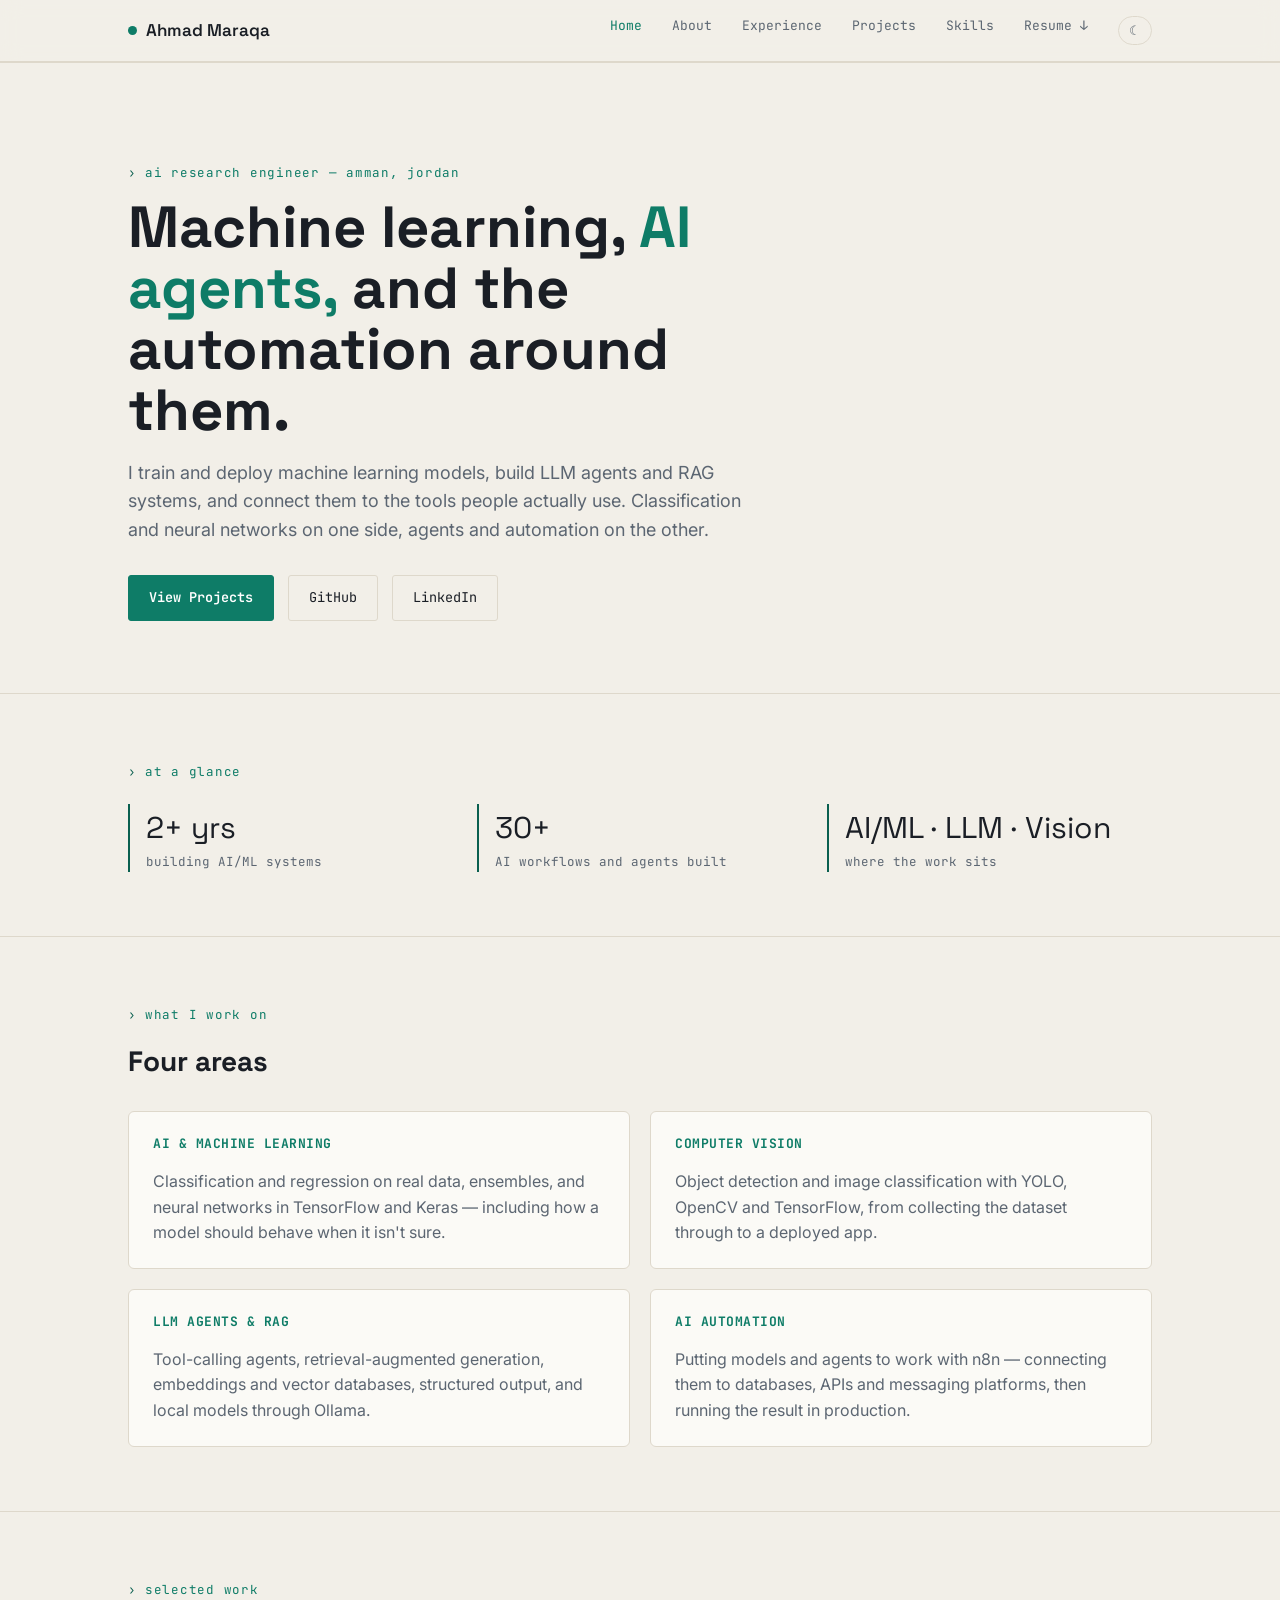
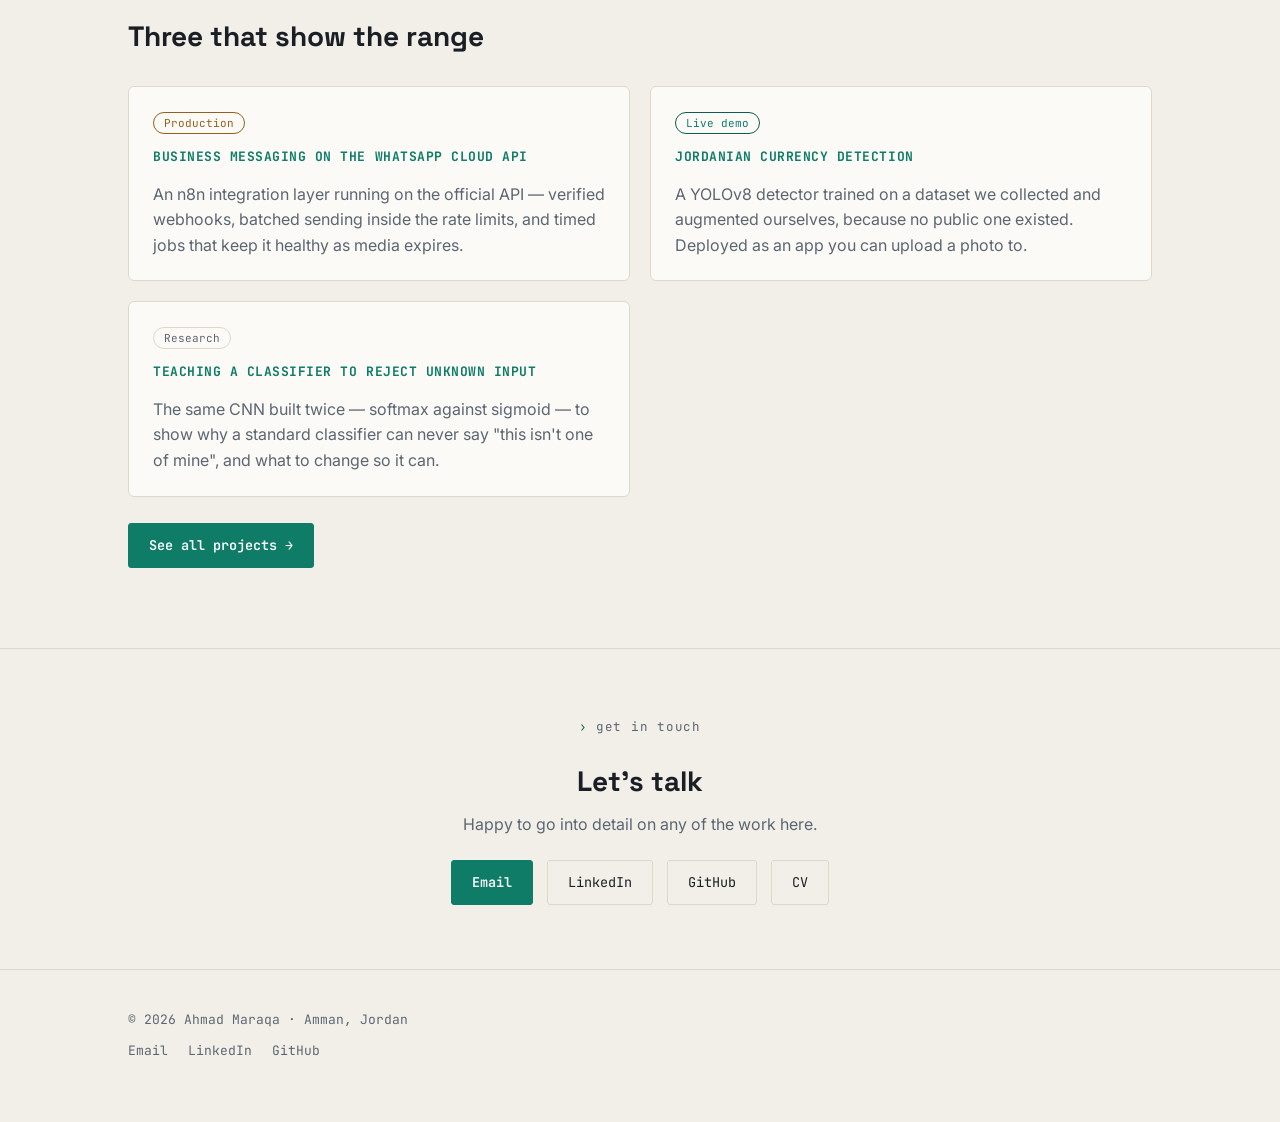
<file: index.html>
<!DOCTYPE html>
<html lang="en">
<head>
<meta charset="UTF-8">
<meta name="viewport" content="width=device-width, initial-scale=1.0">
<title>Ahmad Maraqa — AI Research Engineer</title>
<meta name="description" content="Ahmad Maraqa — AI Research Engineer working on machine learning, LLM agents, computer vision and AI automation.">
<link rel="canonical" href="https://ahmadmaraqa20.github.io/portfolio/">
<meta property="og:type" content="website">
<meta property="og:url" content="https://ahmadmaraqa20.github.io/portfolio/">
<meta property="og:title" content="Ahmad Maraqa — AI Research Engineer">
<meta property="og:description" content="AI Research Engineer working on machine learning, LLM agents, computer vision and AI automation.">
<meta property="og:image" content="https://ahmadmaraqa20.github.io/portfolio/assets/media/og-cover.png">
<meta name="twitter:card" content="summary_large_image">
<script>(function(){try{var t=localStorage.getItem('theme');if(t){document.documentElement.setAttribute('data-theme',t);}}catch(e){}})();</script>
<link rel="preconnect" href="https://fonts.googleapis.com">
<link href="https://fonts.googleapis.com/css2?family=Space+Grotesk:wght@500;600;700&family=Inter:wght@400;500;600&family=JetBrains+Mono:wght@400;500&display=swap" rel="stylesheet">
<link rel="stylesheet" href="css/style.css">
</head>
<body>

<header class="site-nav">
  <div class="nav-inner">
    <a href="index.html" class="nav-brand"><span class="dot"></span> Ahmad Maraqa</a>
    <button class="nav-toggle" aria-label="Toggle menu">☰</button>
    <ul class="nav-links">
      <li><a href="index.html" class="active">Home</a></li>
      <li><a href="about.html">About</a></li>
      <li><a href="experience.html">Experience</a></li>
      <li><a href="projects.html">Projects</a></li>
      <li><a href="skills.html">Skills</a></li>
      <li><a href="assets/Ahmad_Maraqa_Resume.pdf">Resume ↓</a></li>
      <li class="nav-theme"><button class="theme-toggle" type="button" aria-label="Switch between light and dark theme" title="Switch theme">◑</button></li>
    </ul>
  </div>
</header>

<section class="hero">
  <div class="wrap">
    <div class="signal-rings" aria-hidden="true"><span></span><span></span><span></span><span></span></div>
    <p class="eyebrow">ai research engineer — amman, jordan</p>
    <h1>Machine learning, <span class="accent">AI agents,</span> and the automation around them.</h1>
    <p class="lede">I train and deploy machine learning models, build LLM agents and RAG systems, and connect them to the tools people actually use. Classification and neural networks on one side, agents and automation on the other.</p>
    <div class="hero-links">
      <a class="btn primary" href="projects.html">View Projects</a>
      <a class="btn" href="https://github.com/AhmadMaraqa20" target="_blank" rel="noopener">GitHub</a>
      <a class="btn" href="https://www.linkedin.com/in/ahmad-maraqa02" target="_blank" rel="noopener">LinkedIn</a>
    </div>
  </div>
</section>

<section>
  <div class="wrap">
    <p class="eyebrow">at a glance</p>
    <div class="stat-strip">
      <div class="stat">
        <div class="num">2+ yrs</div>
        <div class="label">building AI/ML systems</div>
      </div>
      <div class="stat">
        <div class="num">30+</div>
        <div class="label">AI workflows and agents built</div>
      </div>
      <div class="stat">
        <div class="num">AI/ML · LLM · Vision</div>
        <div class="label">where the work sits</div>
      </div>
    </div>
  </div>
</section>

<section>
  <div class="wrap">
    <p class="eyebrow">what I work on</p>
    <h2>Four areas</h2>
    <div class="skill-grid">
      <div class="skill-card">
        <h3>AI &amp; Machine Learning</h3>
        <p style="color:var(--text-lo); margin:0;">Classification and regression on real data, ensembles, and neural networks in TensorFlow and Keras — including how a model should behave when it isn't sure.</p>
      </div>
      <div class="skill-card">
        <h3>Computer Vision</h3>
        <p style="color:var(--text-lo); margin:0;">Object detection and image classification with YOLO, OpenCV and TensorFlow, from collecting the dataset through to a deployed app.</p>
      </div>
      <div class="skill-card">
        <h3>LLM Agents &amp; RAG</h3>
        <p style="color:var(--text-lo); margin:0;">Tool-calling agents, retrieval-augmented generation, embeddings and vector databases, structured output, and local models through Ollama.</p>
      </div>
      <div class="skill-card">
        <h3>AI Automation</h3>
        <p style="color:var(--text-lo); margin:0;">Putting models and agents to work with n8n — connecting them to databases, APIs and messaging platforms, then running the result in production.</p>
      </div>
    </div>
  </div>
</section>

<section>
  <div class="wrap">
    <p class="eyebrow">selected work</p>
    <h2>Three that show the range</h2>
    <div class="skill-grid">
      <div class="skill-card">
        <span class="status production">Production</span>
        <h3 style="margin-top:12px;">Business Messaging on the WhatsApp Cloud API</h3>
        <p style="color:var(--text-lo); margin:0;">An n8n integration layer running on the official API — verified webhooks, batched sending inside the rate limits, and timed jobs that keep it healthy as media expires.</p>
      </div>
      <div class="skill-card">
        <span class="status shipped">Live demo</span>
        <h3 style="margin-top:12px;">Jordanian Currency Detection</h3>
        <p style="color:var(--text-lo); margin:0;">A YOLOv8 detector trained on a dataset we collected and augmented ourselves, because no public one existed. Deployed as an app you can upload a photo to.</p>
      </div>
      <div class="skill-card">
        <span class="status prototype">Research</span>
        <h3 style="margin-top:12px;">Teaching a Classifier to Reject Unknown Input</h3>
        <p style="color:var(--text-lo); margin:0;">The same CNN built twice — softmax against sigmoid — to show why a standard classifier can never say "this isn't one of mine", and what to change so it can.</p>
      </div>
    </div>
    <p style="margin-top:26px;"><a class="btn primary" href="projects.html">See all projects →</a></p>
  </div>
</section>

<section class="contact-band">
  <div class="wrap">
    <p class="eyebrow">get in touch</p>
    <h2>Let's talk</h2>
    <p>Happy to go into detail on any of the work here.</p>
    <div class="hero-links">
      <a class="btn primary" href="mailto:ahmadmaraka2002@gmail.com">Email</a>
      <a class="btn" href="https://www.linkedin.com/in/ahmad-maraqa02" target="_blank" rel="noopener">LinkedIn</a>
      <a class="btn" href="https://github.com/AhmadMaraqa20" target="_blank" rel="noopener">GitHub</a>
      <a class="btn" href="assets/Ahmad_Maraqa_Resume.pdf">CV</a>
    </div>
  </div>
</section>

<footer>
  <div class="wrap">
    <div>© 2026 Ahmad Maraqa · Amman, Jordan</div>
    <div class="foot-links">
      <a href="mailto:ahmadmaraka2002@gmail.com">Email</a>
      <a href="https://www.linkedin.com/in/ahmad-maraqa02" target="_blank" rel="noopener">LinkedIn</a>
      <a href="https://github.com/AhmadMaraqa20" target="_blank" rel="noopener">GitHub</a>
    </div>
  </div>
</footer>

<script src="js/main.js"></script>
</body>
</html>
</file>
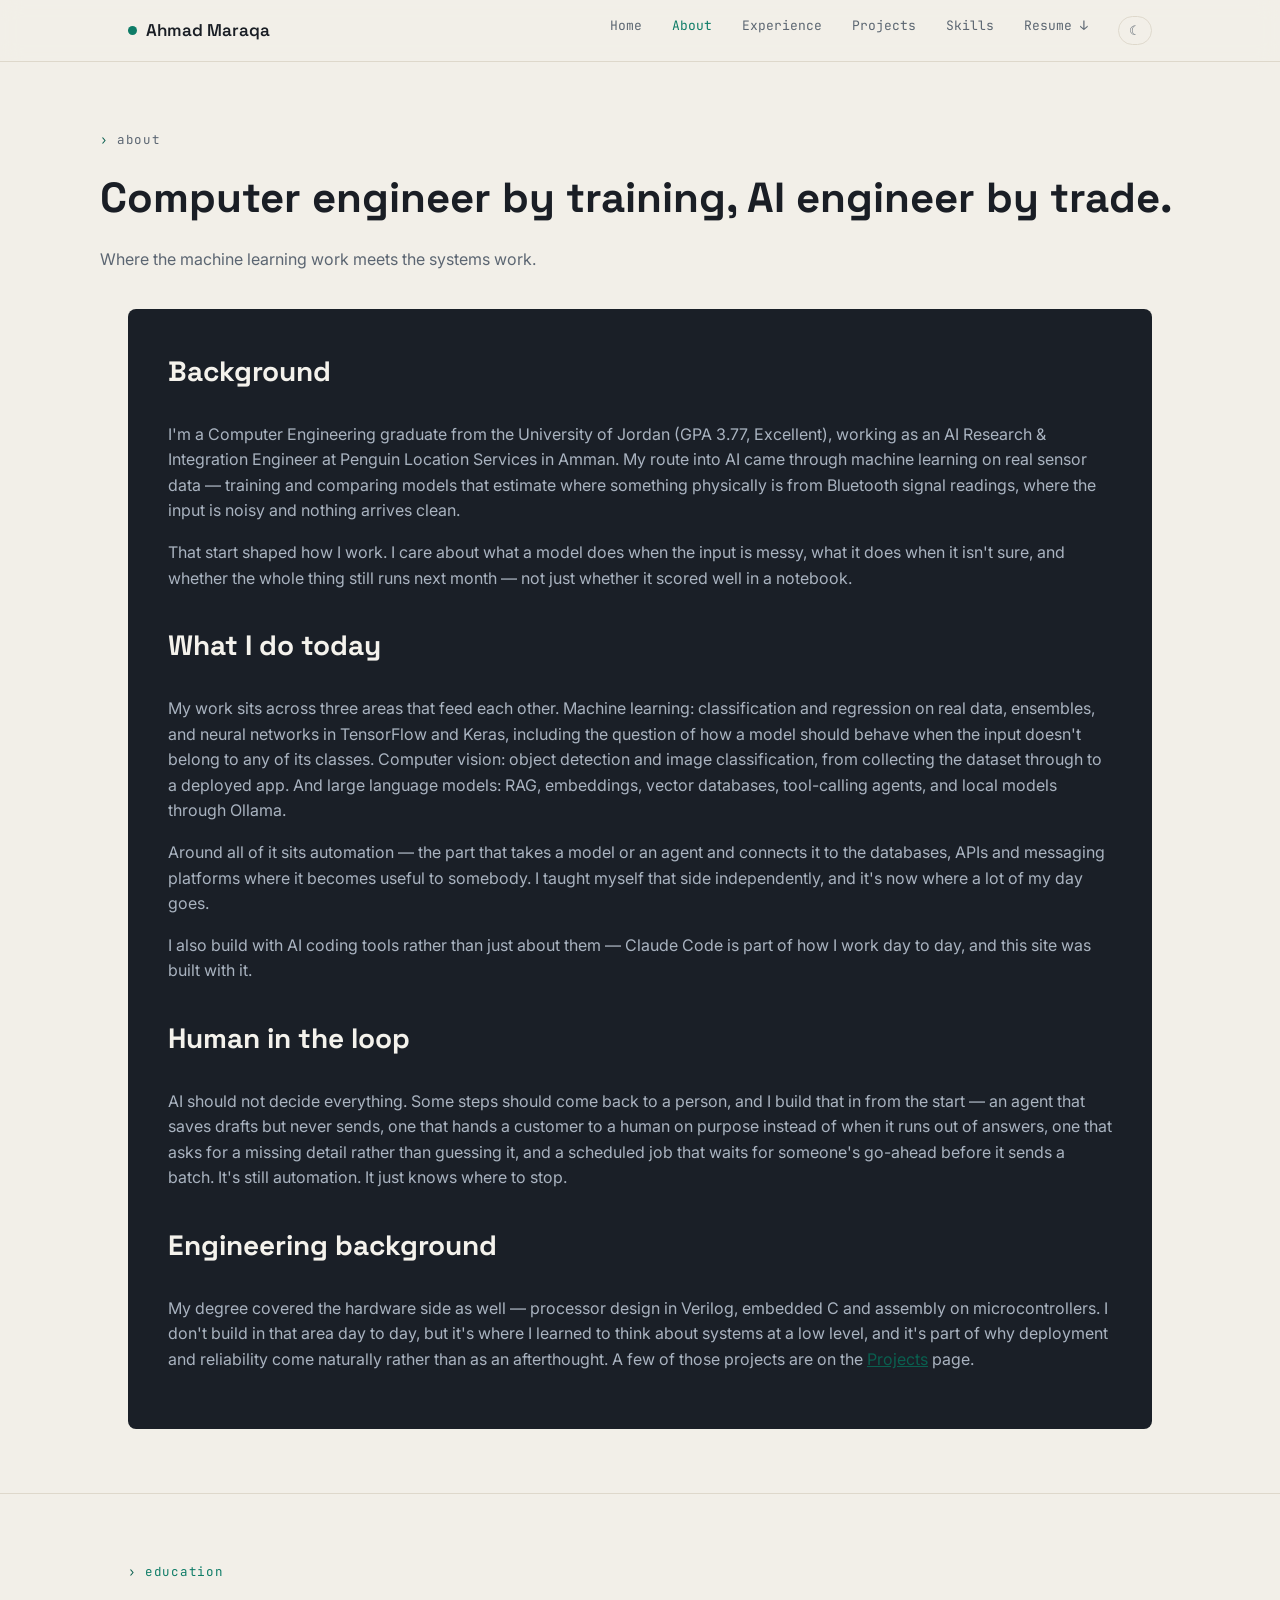
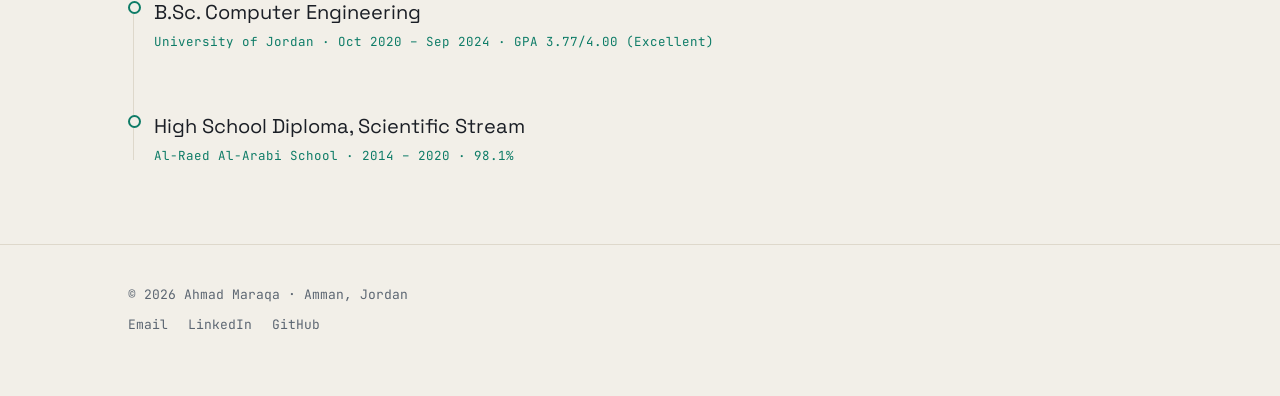
<file: about.html>
<!DOCTYPE html>
<html lang="en">
<head>
<meta charset="UTF-8">
<meta name="viewport" content="width=device-width, initial-scale=1.0">
<title>About — Ahmad Maraqa</title>
<meta name="description" content="About Ahmad Maraqa — AI Research Engineer in Amman, Jordan, working across machine learning, computer vision, LLM agents and automation.">
<script>(function(){try{var t=localStorage.getItem('theme');if(t){document.documentElement.setAttribute('data-theme',t);}}catch(e){}})();</script>
<link rel="preconnect" href="https://fonts.googleapis.com">
<link href="https://fonts.googleapis.com/css2?family=Space+Grotesk:wght@500;600;700&family=Inter:wght@400;500;600&family=JetBrains+Mono:wght@400;500&display=swap" rel="stylesheet">
<link rel="stylesheet" href="css/style.css">
</head>
<body>

<header class="site-nav">
  <div class="nav-inner">
    <a href="index.html" class="nav-brand"><span class="dot"></span> Ahmad Maraqa</a>
    <button class="nav-toggle" aria-label="Toggle menu">☰</button>
    <ul class="nav-links">
      <li><a href="index.html">Home</a></li>
      <li><a href="about.html" class="active">About</a></li>
      <li><a href="experience.html">Experience</a></li>
      <li><a href="projects.html">Projects</a></li>
      <li><a href="skills.html">Skills</a></li>
      <li><a href="assets/Ahmad_Maraqa_Resume.pdf">Resume ↓</a></li>
      <li class="nav-theme"><button class="theme-toggle" type="button" aria-label="Switch between light and dark theme" title="Switch theme">◑</button></li>
    </ul>
  </div>
</header>

<div class="wrap page-head">
  <p class="eyebrow">about</p>
  <h1>Computer engineer by training, AI engineer by trade.</h1>
  <p>Where the machine learning work meets the systems work.</p>
</div>

<section style="border-top:none; padding-top:0;">
  <div class="wrap">
    <div class="bio-card">
      <h2>Background</h2>
      <p>
        I'm a Computer Engineering graduate from the University of Jordan (GPA 3.77, Excellent),
        working as an AI Research &amp; Integration Engineer at Penguin Location Services in Amman.
        My route into AI came through machine learning on real sensor data — training and comparing
        models that estimate where something physically is from Bluetooth signal readings, where the
        input is noisy and nothing arrives clean.
      </p>
      <p>
        That start shaped how I work. I care about what a model does when the input is messy, what it
        does when it isn't sure, and whether the whole thing still runs next month — not just whether
        it scored well in a notebook.
      </p>
      <h2 style="margin-top:32px;">What I do today</h2>
      <p>
        My work sits across three areas that feed each other. Machine learning: classification and
        regression on real data, ensembles, and neural networks in TensorFlow and Keras, including
        the question of how a model should behave when the input doesn't belong to any of its
        classes. Computer vision: object detection and image classification, from collecting the
        dataset through to a deployed app. And large language models: RAG, embeddings, vector
        databases, tool-calling agents, and local models through Ollama.
      </p>
      <p>
        Around all of it sits automation — the part that takes a model or an agent and connects it to
        the databases, APIs and messaging platforms where it becomes useful to somebody. I taught
        myself that side independently, and it's now where a lot of my day goes.
      </p>
      <p>
        I also build with AI coding tools rather than just about them — Claude Code is part of how I
        work day to day, and this site was built with it.
      </p>
      <h2 style="margin-top:32px;">Human in the loop</h2>
      <p>
        AI should not decide everything. Some steps should come back to a person, and I build that in
        from the start — an agent that saves drafts but never sends, one that hands a customer to a
        human on purpose instead of when it runs out of answers, one that asks for a missing detail
        rather than guessing it, and a scheduled job that waits for someone's go-ahead before it
        sends a batch. It's still automation. It just knows where to stop.
      </p>
      <h2 style="margin-top:32px;">Engineering background</h2>
      <p>
        My degree covered the hardware side as well — processor design in Verilog, embedded C and
        assembly on microcontrollers. I don't build in that area day to day, but it's where I learned
        to think about systems at a low level, and it's part of why deployment and reliability come
        naturally rather than as an afterthought. A few of those projects are on the
        <a href="projects.html" style="color:var(--signal-dim); text-decoration:underline;">Projects</a>
        page.
      </p>
    </div>
  </div>
</section>

<section>
  <div class="wrap">
    <p class="eyebrow">education</p>
    <div class="timeline">
      <div class="tl-item">
        <div class="tl-role">B.Sc. Computer Engineering</div>
        <div class="tl-meta">University of Jordan · Oct 2020 – Sep 2024 · GPA 3.77/4.00 (Excellent)</div>
      </div>
      <div class="tl-item">
        <div class="tl-role">High School Diploma, Scientific Stream</div>
        <div class="tl-meta">Al-Raed Al-Arabi School · 2014 – 2020 · 98.1%</div>
      </div>
    </div>
  </div>
</section>

<footer>
  <div class="wrap">
    <div>© 2026 Ahmad Maraqa · Amman, Jordan</div>
    <div class="foot-links">
      <a href="mailto:ahmadmaraka2002@gmail.com">Email</a>
      <a href="https://www.linkedin.com/in/ahmad-maraqa02" target="_blank" rel="noopener">LinkedIn</a>
      <a href="https://github.com/AhmadMaraqa20" target="_blank" rel="noopener">GitHub</a>
    </div>
  </div>
</footer>

<script src="js/main.js"></script>
</body>
</html>
</file>
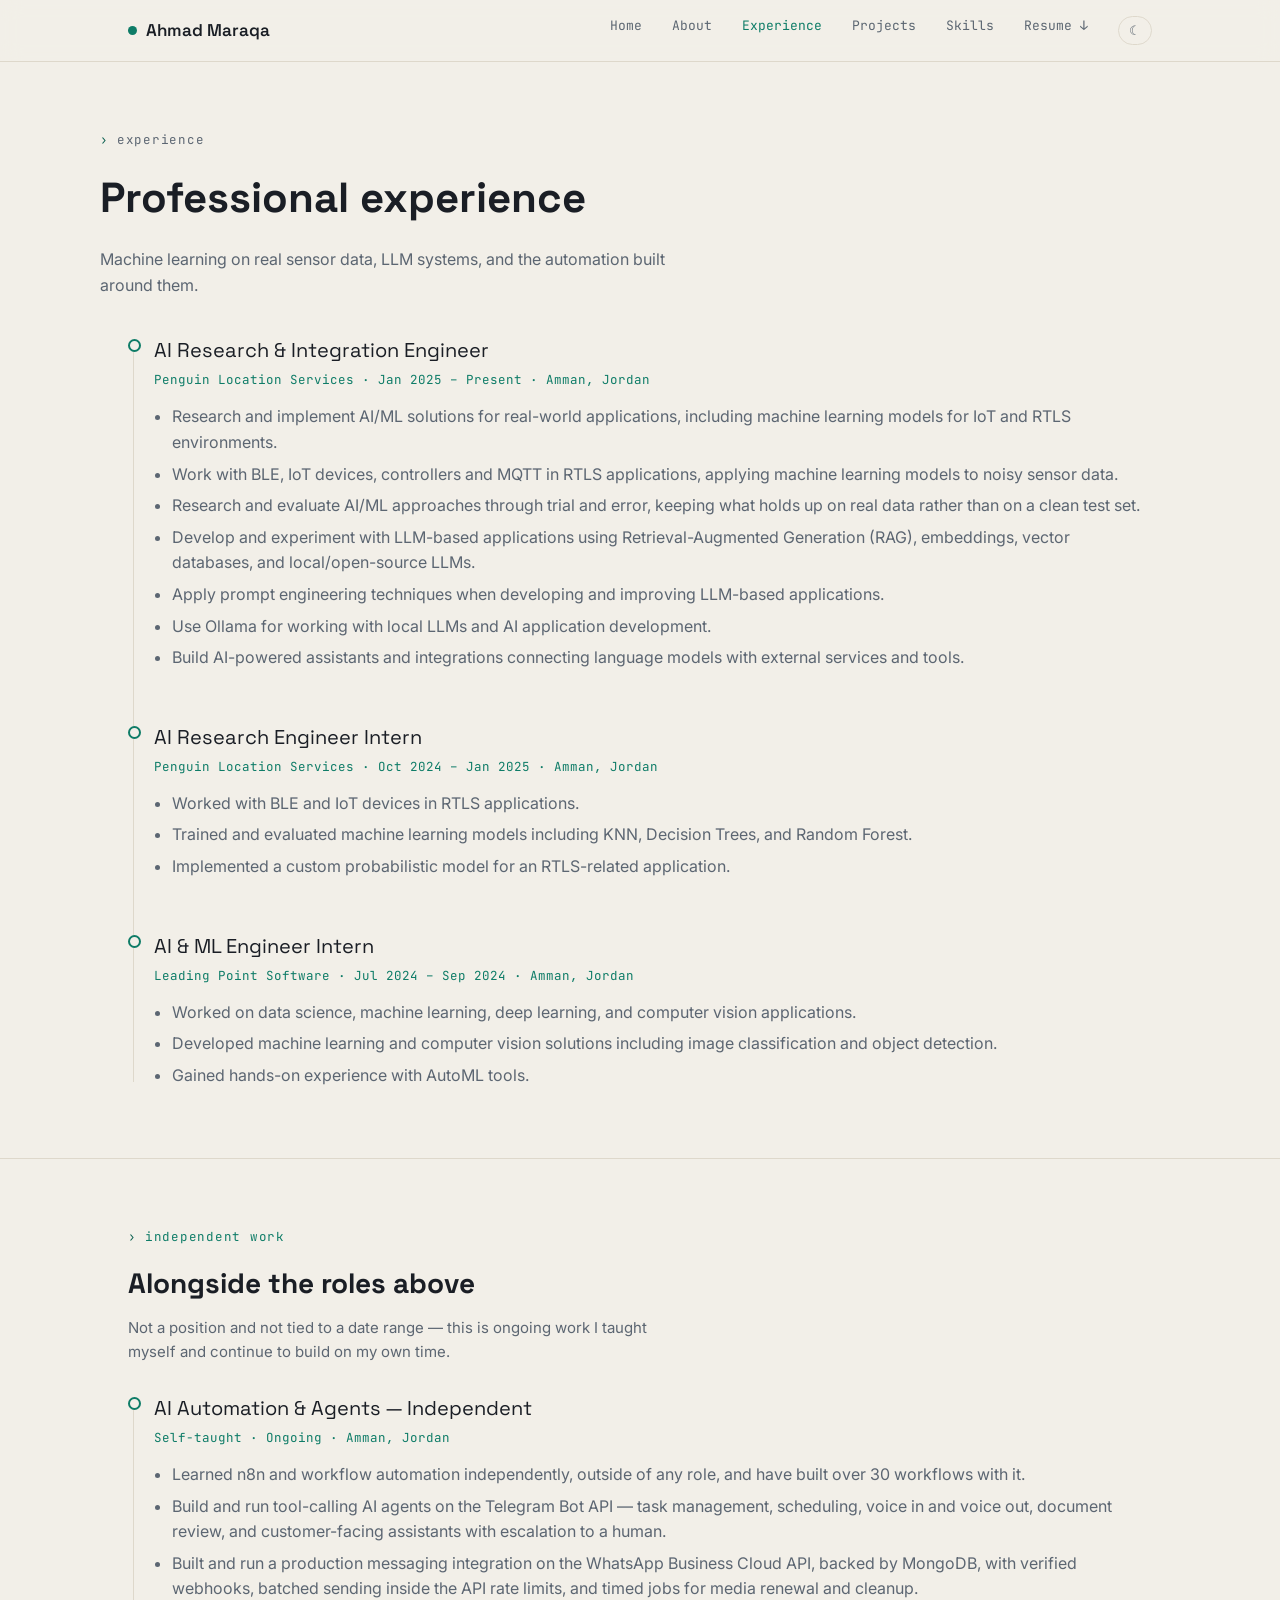
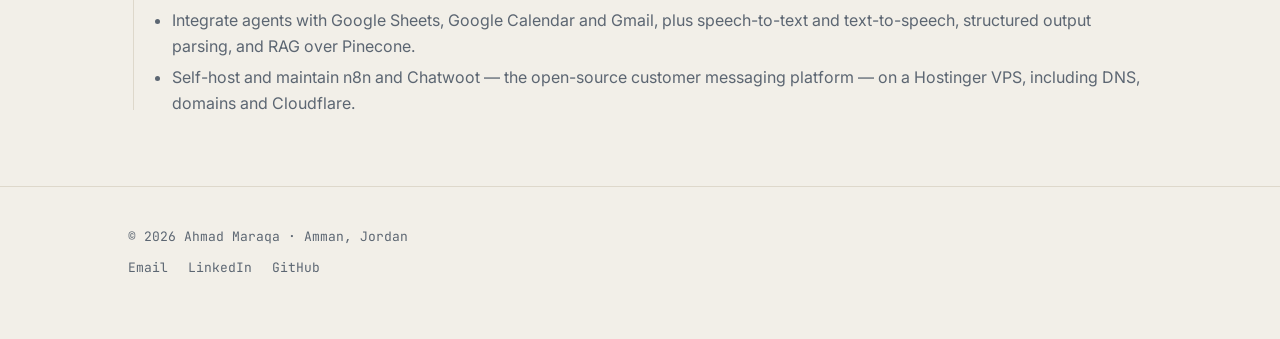
<file: experience.html>
<!DOCTYPE html>
<html lang="en">
<head>
<meta charset="UTF-8">
<meta name="viewport" content="width=device-width, initial-scale=1.0">
<title>Experience — Ahmad Maraqa</title>
<meta name="description" content="Professional experience of Ahmad Maraqa — AI Research Engineer working on machine learning, LLM systems and AI automation.">
<script>(function(){try{var t=localStorage.getItem('theme');if(t){document.documentElement.setAttribute('data-theme',t);}}catch(e){}})();</script>
<link rel="preconnect" href="https://fonts.googleapis.com">
<link href="https://fonts.googleapis.com/css2?family=Space+Grotesk:wght@500;600;700&family=Inter:wght@400;500;600&family=JetBrains+Mono:wght@400;500&display=swap" rel="stylesheet">
<link rel="stylesheet" href="css/style.css">
</head>
<body>

<header class="site-nav">
  <div class="nav-inner">
    <a href="index.html" class="nav-brand"><span class="dot"></span> Ahmad Maraqa</a>
    <button class="nav-toggle" aria-label="Toggle menu">☰</button>
    <ul class="nav-links">
      <li><a href="index.html">Home</a></li>
      <li><a href="about.html">About</a></li>
      <li><a href="experience.html" class="active">Experience</a></li>
      <li><a href="projects.html">Projects</a></li>
      <li><a href="skills.html">Skills</a></li>
      <li><a href="assets/Ahmad_Maraqa_Resume.pdf">Resume ↓</a></li>
      <li class="nav-theme"><button class="theme-toggle" type="button" aria-label="Switch between light and dark theme" title="Switch theme">◑</button></li>
    </ul>
  </div>
</header>

<div class="wrap page-head">
  <p class="eyebrow">experience</p>
  <h1>Professional experience</h1>
  <p>Machine learning on real sensor data, LLM systems, and the automation built around them.</p>
</div>

<section style="border-top:none; padding-top:0;">
  <div class="wrap">
    <div class="timeline">

      <div class="tl-item">
        <div class="tl-role">AI Research &amp; Integration Engineer</div>
        <div class="tl-meta">Penguin Location Services · Jan 2025 – Present · Amman, Jordan</div>
        <ul>
          <li>Research and implement AI/ML solutions for real-world applications, including machine learning models for IoT and RTLS environments.</li>
          <li>Work with BLE, IoT devices, controllers and MQTT in RTLS applications, applying machine learning models to noisy sensor data.</li>
          <li>Research and evaluate AI/ML approaches through trial and error, keeping what holds up on real data rather than on a clean test set.</li>
          <li>Develop and experiment with LLM-based applications using Retrieval-Augmented Generation (RAG), embeddings, vector databases, and local/open-source LLMs.</li>
          <li>Apply prompt engineering techniques when developing and improving LLM-based applications.</li>
          <li>Use Ollama for working with local LLMs and AI application development.</li>
          <li>Build AI-powered assistants and integrations connecting language models with external services and tools.</li>
        </ul>
      </div>

      <div class="tl-item">
        <div class="tl-role">AI Research Engineer Intern</div>
        <div class="tl-meta">Penguin Location Services · Oct 2024 – Jan 2025 · Amman, Jordan</div>
        <ul>
          <li>Worked with BLE and IoT devices in RTLS applications.</li>
          <li>Trained and evaluated machine learning models including KNN, Decision Trees, and Random Forest.</li>
          <li>Implemented a custom probabilistic model for an RTLS-related application.</li>
        </ul>
      </div>

      <div class="tl-item">
        <div class="tl-role">AI &amp; ML Engineer Intern</div>
        <div class="tl-meta">Leading Point Software · Jul 2024 – Sep 2024 · Amman, Jordan</div>
        <ul>
          <li>Worked on data science, machine learning, deep learning, and computer vision applications.</li>
          <li>Developed machine learning and computer vision solutions including image classification and object detection.</li>
          <li>Gained hands-on experience with AutoML tools.</li>
        </ul>
      </div>

    </div>
  </div>
</section>

<section>
  <div class="wrap">
    <p class="eyebrow">independent work</p>
    <h2>Alongside the roles above</h2>
    <p class="section-lede">Not a position and not tied to a date range — this is ongoing work I taught myself and continue to build on my own time.</p>
    <div class="timeline">
      <div class="tl-item">
        <div class="tl-role">AI Automation &amp; Agents — Independent</div>
        <div class="tl-meta">Self-taught · Ongoing · Amman, Jordan</div>
        <ul>
          <li>Learned n8n and workflow automation independently, outside of any role, and have built over 30 workflows with it.</li>
          <li>Build and run tool-calling AI agents on the Telegram Bot API — task management, scheduling, voice in and voice out, document review, and customer-facing assistants with escalation to a human.</li>
          <li>Built and run a production messaging integration on the WhatsApp Business Cloud API, backed by MongoDB, with verified webhooks, batched sending inside the API rate limits, and timed jobs for media renewal and cleanup.</li>
          <li>Integrate agents with Google Sheets, Google Calendar and Gmail, plus speech-to-text and text-to-speech, structured output parsing, and RAG over Pinecone.</li>
          <li>Self-host and maintain n8n and Chatwoot — the open-source customer messaging platform — on a Hostinger VPS, including DNS, domains and Cloudflare.</li>
        </ul>
      </div>
    </div>
  </div>
</section>

<footer>
  <div class="wrap">
    <div>© 2026 Ahmad Maraqa · Amman, Jordan</div>
    <div class="foot-links">
      <a href="mailto:ahmadmaraka2002@gmail.com">Email</a>
      <a href="https://www.linkedin.com/in/ahmad-maraqa02" target="_blank" rel="noopener">LinkedIn</a>
      <a href="https://github.com/AhmadMaraqa20" target="_blank" rel="noopener">GitHub</a>
    </div>
  </div>
</footer>

<script src="js/main.js"></script>
</body>
</html>
</file>
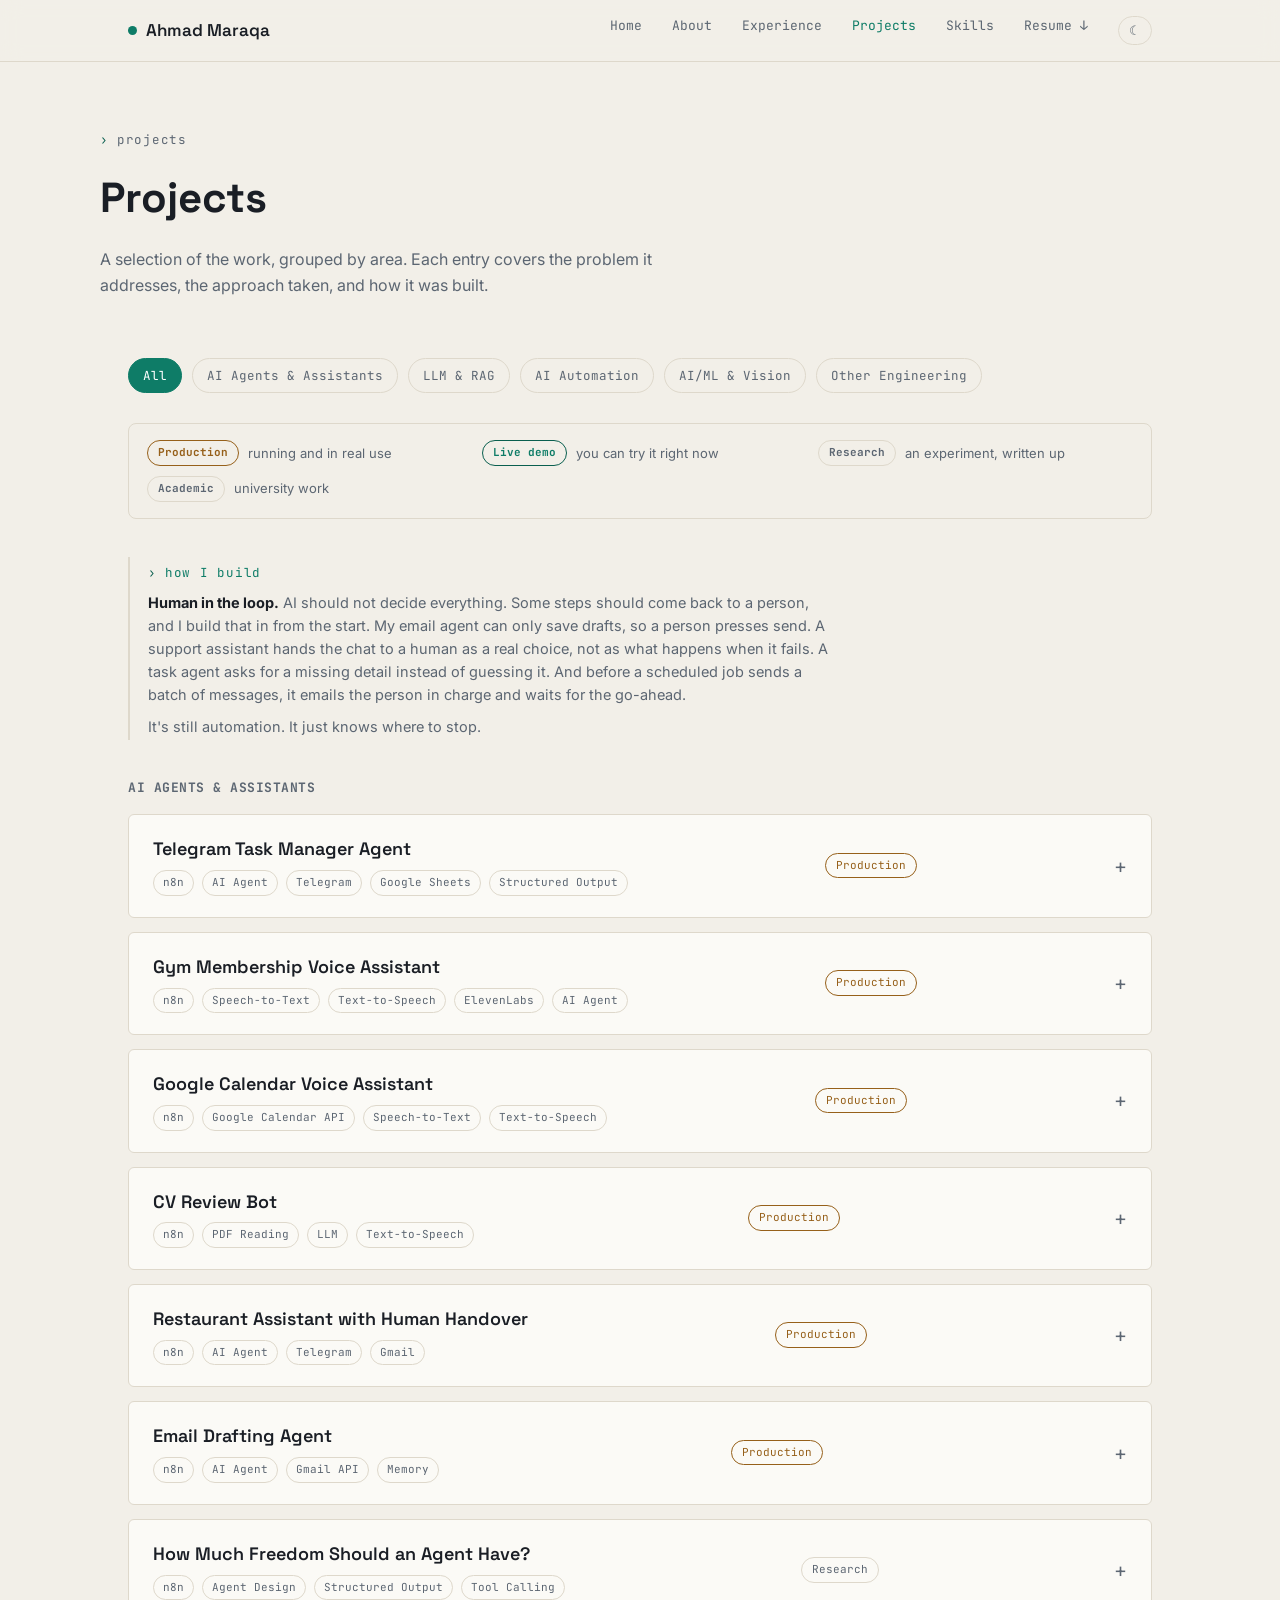
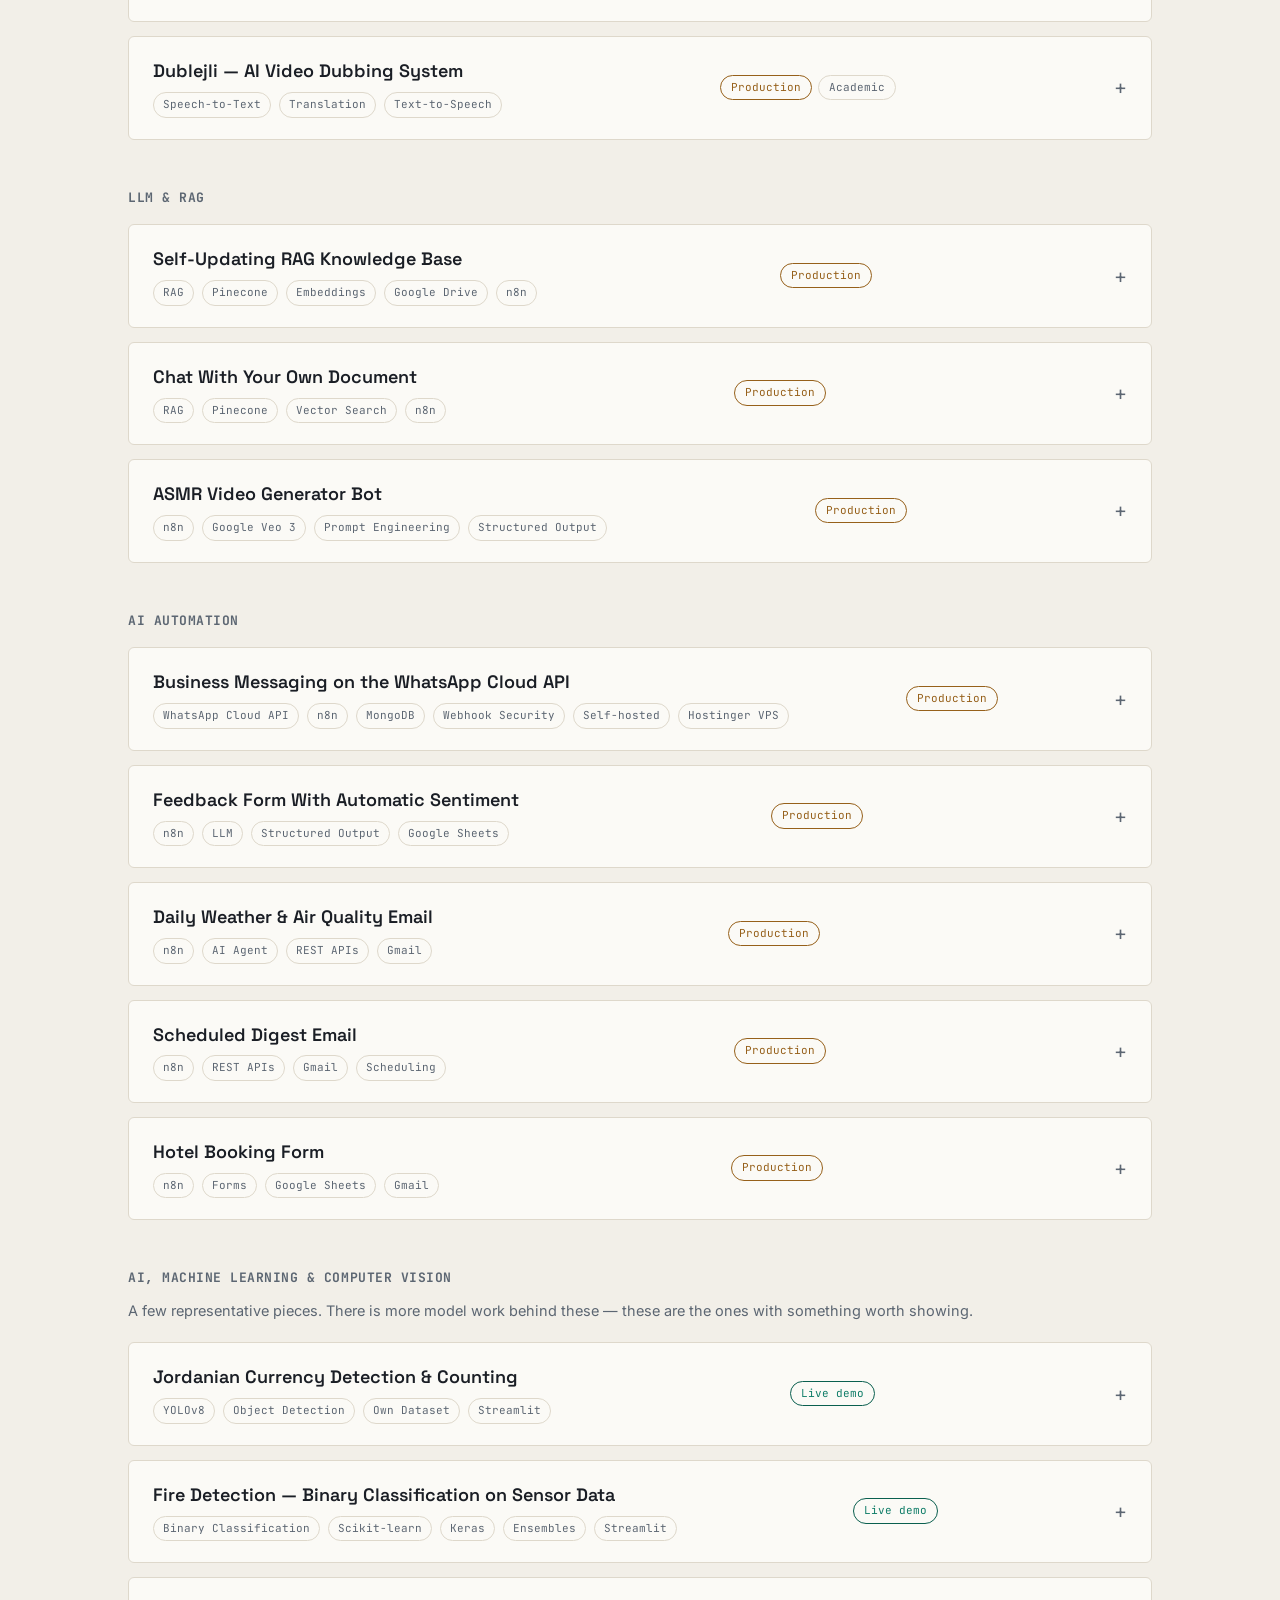
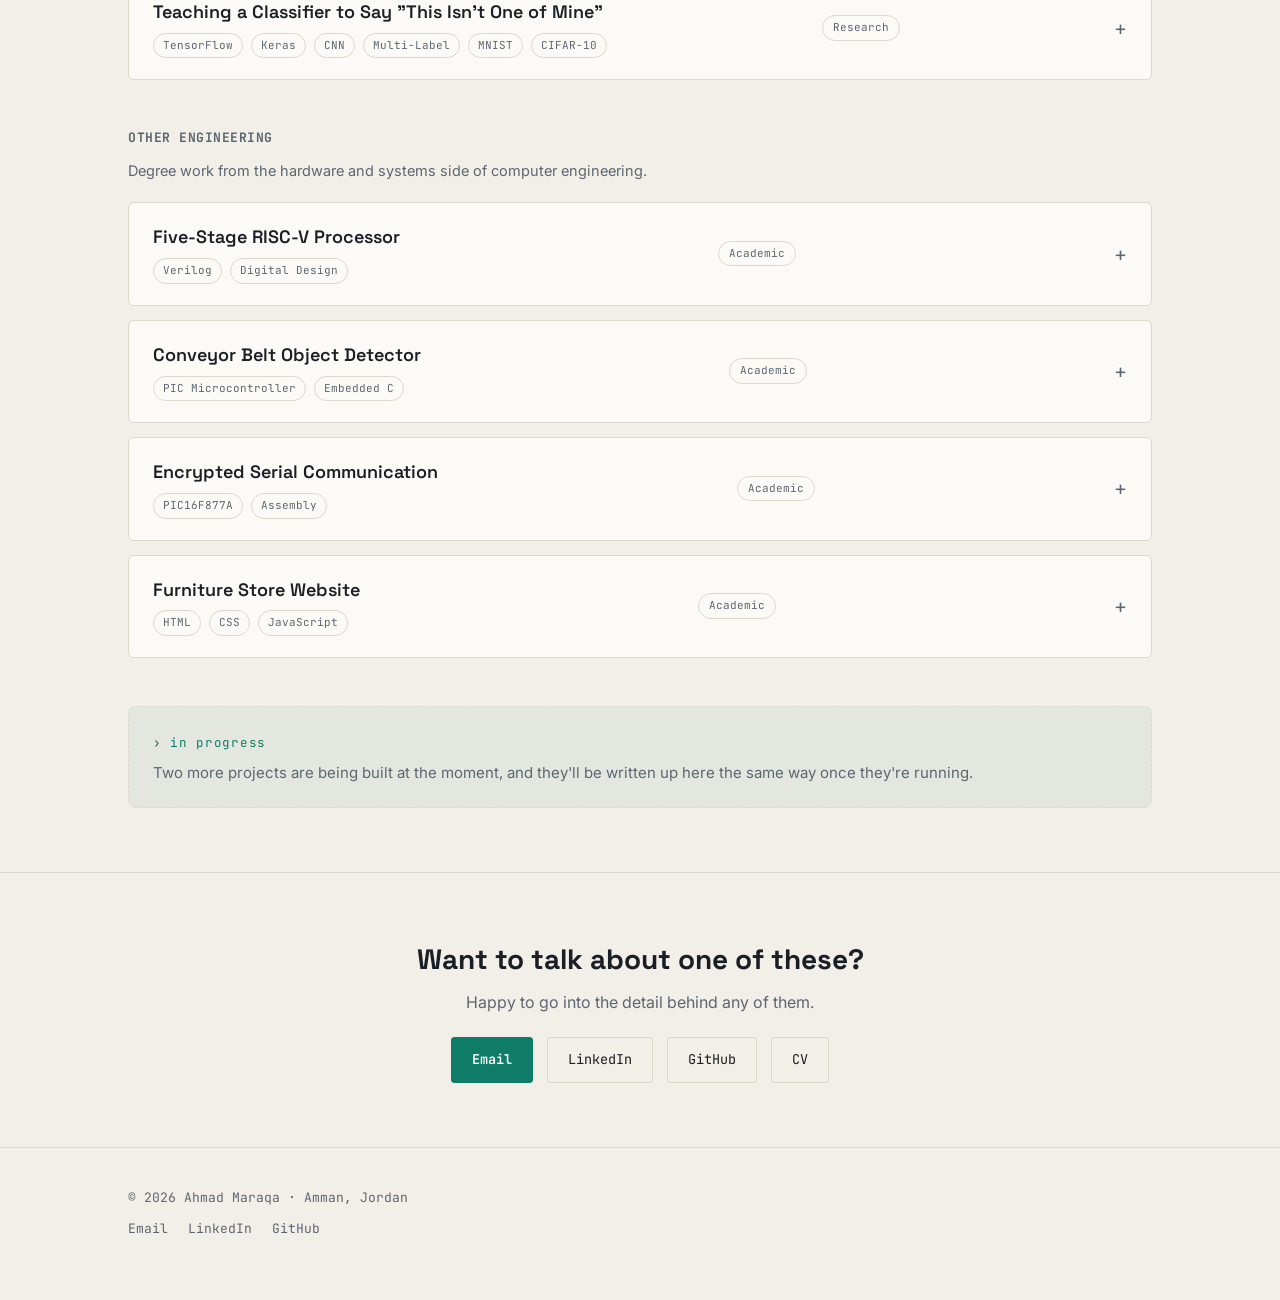
<file: projects.html>
<!DOCTYPE html>
<html lang="en">
<head>
<meta charset="UTF-8">
<meta name="viewport" content="width=device-width, initial-scale=1.0">
<title>Projects — Ahmad Maraqa</title>
<meta name="description" content="Machine learning, computer vision, LLM agents, RAG and AI automation projects built by Ahmad Maraqa.">
<script>(function(){try{var t=localStorage.getItem('theme');if(t){document.documentElement.setAttribute('data-theme',t);}}catch(e){}})();</script>
<link rel="preconnect" href="https://fonts.googleapis.com">
<link href="https://fonts.googleapis.com/css2?family=Space+Grotesk:wght@500;600;700&family=Inter:wght@400;500;600&family=JetBrains+Mono:wght@400;500&display=swap" rel="stylesheet">
<link rel="stylesheet" href="css/style.css">
</head>
<body>

<header class="site-nav">
  <div class="nav-inner">
    <a href="index.html" class="nav-brand"><span class="dot"></span> Ahmad Maraqa</a>
    <button class="nav-toggle" aria-label="Toggle menu">☰</button>
    <ul class="nav-links">
      <li><a href="index.html">Home</a></li>
      <li><a href="about.html">About</a></li>
      <li><a href="experience.html">Experience</a></li>
      <li><a href="projects.html" class="active">Projects</a></li>
      <li><a href="skills.html">Skills</a></li>
      <li><a href="assets/Ahmad_Maraqa_Resume.pdf">Resume ↓</a></li>
      <li class="nav-theme"><button class="theme-toggle" type="button" aria-label="Switch between light and dark theme" title="Switch theme">◑</button></li>
    </ul>
  </div>
</header>

<div class="wrap page-head">
  <p class="eyebrow">projects</p>
  <h1>Projects</h1>
  <p>A selection of the work, grouped by area. Each entry covers the problem it addresses, the approach taken, and how it was built.</p>
</div>

<section style="border-top:none; padding-top:24px;">
  <div class="wrap">

    <div class="cat-nav">
      <button class="cat-btn active" data-cat="all">All</button>
      <button class="cat-btn" data-cat="agents">AI Agents &amp; Assistants</button>
      <button class="cat-btn" data-cat="llm">LLM &amp; RAG</button>
      <button class="cat-btn" data-cat="automation">AI Automation</button>
      <button class="cat-btn" data-cat="ml">AI/ML &amp; Vision</button>
      <button class="cat-btn" data-cat="other">Other Engineering</button>
    </div>

    <div class="legend">
      <span><b class="status production">Production</b> running and in real use</span>
      <span><b class="status shipped">Live demo</b> you can try it right now</span>
      <span><b class="status prototype">Research</b> an experiment, written up</span>
      <span><b class="status prototype">Academic</b> university work</span>
    </div>

    <div class="principle">
      <p class="eyebrow">how I build</p>
      <p><b>Human in the loop.</b> AI should not decide everything. Some steps should come back to a person, and I build that in from the start. My email agent can only save drafts, so a person presses send. A support assistant hands the chat to a human as a real choice, not as what happens when it fails. A task agent asks for a missing detail instead of guessing it. And before a scheduled job sends a batch of messages, it emails the person in charge and waits for the go-ahead.</p>
      <p>It's still automation. It just knows where to stop.</p>
    </div>

    <!-- ============ AI AGENTS & ASSISTANTS ============ -->
    <div class="cat-group" data-cat="agents">
      <h3>AI Agents &amp; Assistants</h3>

      <div class="proj-card">
        <div class="proj-head">
          <div class="proj-title">
            <h4>Telegram Task Manager Agent</h4>
            <div class="proj-tags">
              <span class="tag">n8n</span><span class="tag">AI Agent</span><span class="tag">Telegram</span><span class="tag">Google Sheets</span><span class="tag">Structured Output</span>
            </div>
          </div>
          <span class="status production">Production</span>
          <span class="proj-toggle">+</span>
        </div>
        <div class="proj-body">
          <div class="proj-body-inner">
            <div class="proj-media-grid">
              <figure class="proj-media">
                <img loading="lazy" src="assets/media/telegram-task-manager/03.jpg" alt="n8n workflow for the Telegram task manager agent">
                <figcaption>One agent, two ways in: chat and schedule.</figcaption>
              </figure>
              <figure class="proj-media">
                <img loading="lazy" src="assets/media/telegram-task-manager/01.jpg" alt="Telegram chat where the agent asks for the missing category and priority">
                <figcaption>It asks instead of guessing.</figcaption>
              </figure>
              <figure class="proj-media">
                <img loading="lazy" src="assets/media/telegram-task-manager/02.jpg" alt="Task rows in the Google Sheet with date, category and priority filled in">
                <figcaption>Only complete tasks reach the sheet.</figcaption>
              </figure>
            </div>
            <h5>Problem</h5>
            <p>A task bot that saves to a spreadsheet is only useful if it never makes things up. The usual failure is the model filling in a due date or a priority the user never said. Once one wrong row is saved, you stop trusting the whole list.</p>
            <h5>Solution</h5>
            <p>A Telegram bot that manages a task list in Google Sheets, with one rule: it is not allowed to guess. A task is only saved once the date, description, category and priority are all there. If anything is missing, it asks a question instead of picking a default. The same bot also sends a short list of today's tasks every morning, grouped by priority.</p>
            <h5>How it works</h5>
            <p>Both the chat and the morning message go through the same agent. Only the instructions change depending on which one triggered it, so I keep one set of tools instead of building two separate workflows.</p>
            <p>Today's date, tomorrow's date and the current time are passed in directly, set to Amman time. This is the part that usually breaks these bots, because "tomorrow" means nothing to a model that doesn't know today. A small script works out the next task ID from the rows already in the sheet, rather than asking the model to count. Another script cleans up the agent's reply before it goes back to Telegram, since an LLM can return plain text, JSON as text, or an object, and all three need to end up as one message. Models run on OpenRouter, with Groq set as a backup if the first one fails.</p>
          </div>
        </div>
      </div>

      <div class="proj-card">
        <div class="proj-head">
          <div class="proj-title">
            <h4>Gym Membership Voice Assistant</h4>
            <div class="proj-tags">
              <span class="tag">n8n</span><span class="tag">Speech-to-Text</span><span class="tag">Text-to-Speech</span><span class="tag">ElevenLabs</span><span class="tag">AI Agent</span>
            </div>
          </div>
          <span class="status production">Production</span>
          <span class="proj-toggle">+</span>
        </div>
        <div class="proj-body">
          <div class="proj-body-inner">
            <div class="proj-media-grid">
              <figure class="proj-media">
                <img loading="lazy" src="assets/media/gym-voice-assistant/01.jpg" alt="n8n workflow sending voice and text messages to the same gym membership agent">
                <figcaption>Voice and text split at the start, meet at the agent, and split again at the end.</figcaption>
              </figure>
            </div>
            <h5>Problem</h5>
            <p>Front desk questions at a gym repeat all day: what plans are there, what do they cost, sign me up, cancel my membership. And people send voice notes as often as they type.</p>
            <h5>Solution</h5>
            <p>A Telegram assistant that answers membership questions by voice or text, and replies the same way you asked. It can look up a member, give current prices, add a new member, and cancel one, all against a live spreadsheet. That way the answers come from real records, not from something written into the prompt months ago.</p>
            <h5>How it works</h5>
            <p>Incoming messages are sorted by type. Voice notes are downloaded and turned into text by ElevenLabs; typed messages skip that step. Both then reach the same agent.</p>
            <p>The agent gets four specific tools: read a member, read prices, add a member, cancel a member. It does not get open access to the spreadsheet. Keeping the tools narrow means everything it can do is written down and nothing else is possible. On the way out, the reply is turned back into speech if the question came in as a voice note.</p>
          </div>
        </div>
      </div>

      <div class="proj-card">
        <div class="proj-head">
          <div class="proj-title">
            <h4>Google Calendar Voice Assistant</h4>
            <div class="proj-tags">
              <span class="tag">n8n</span><span class="tag">Google Calendar API</span><span class="tag">Speech-to-Text</span><span class="tag">Text-to-Speech</span>
            </div>
          </div>
          <span class="status production">Production</span>
          <span class="proj-toggle">+</span>
        </div>
        <div class="proj-body">
          <div class="proj-body-inner">
            <div class="proj-media-grid">
              <figure class="proj-media">
                <img loading="lazy" src="assets/media/calendar-voice-assistant/01.jpg" alt="n8n workflow connecting Telegram to four Google Calendar tools">
                <figcaption>Four separate calendar actions the agent picks from.</figcaption>
              </figure>
              <figure class="proj-media">
                <img loading="lazy" src="assets/media/calendar-voice-assistant/03.jpg" alt="Telegram chat creating a calendar event and confirming the time">
                <figcaption>It confirms the time before saving.</figcaption>
              </figure>
              <figure class="proj-media">
                <img loading="lazy" src="assets/media/calendar-voice-assistant/02.jpg" alt="The new event shown in Google Calendar">
                <figcaption>The event in the real calendar.</figcaption>
              </figure>
            </div>
            <h5>Problem</h5>
            <p>Booking something by hand means opening the calendar and filling in fields, when what you actually want to say is one sentence: "move my 3pm to Thursday".</p>
            <h5>Solution</h5>
            <p>An assistant you speak or type to on Telegram. It creates, reads, changes and deletes real calendar events, then tells you what it did.</p>
            <h5>How it works</h5>
            <p>Voice notes are turned into text with ElevenLabs first; typed messages go straight through. The agent has four separate calendar tools rather than one general one, so creating, listing, changing and deleting stay four different choices it has to make on purpose.</p>
            <p>It remembers the conversation, which is what makes a follow-up like "make it an hour later" work. Replies come back as text or as audio, matching how you asked.</p>
          </div>
        </div>
      </div>

      <div class="proj-card">
        <div class="proj-head">
          <div class="proj-title">
            <h4>CV Review Bot</h4>
            <div class="proj-tags">
              <span class="tag">n8n</span><span class="tag">PDF Reading</span><span class="tag">LLM</span><span class="tag">Text-to-Speech</span>
            </div>
          </div>
          <span class="status production">Production</span>
          <span class="proj-toggle">+</span>
        </div>
        <div class="proj-body">
          <div class="proj-body-inner">
            <div class="proj-media-grid">
              <figure class="proj-media">
                <img loading="lazy" src="assets/media/cv-advisor-bot/01.jpg" alt="n8n workflow that reads a CV PDF and sends back spoken feedback">
                <figcaption>PDF in, spoken feedback out.</figcaption>
              </figure>
              <figure class="proj-media">
                <img loading="lazy" src="assets/media/cv-advisor-bot/02.jpg" alt="Telegram chat with CV feedback sent back as voice messages">
                <figcaption>Feedback comes back as audio.</figcaption>
              </figure>
            </div>
            <h5>Problem</h5>
            <p>Getting a second opinion on your CV usually means sending it to someone and waiting. And reading a long block of feedback on a phone is not much fun either.</p>
            <h5>Solution</h5>
            <p>Send your CV as a PDF to a Telegram bot and get feedback back as a voice message you can just listen to.</p>
            <h5>How it works</h5>
            <p>The bot downloads the file from Telegram, pulls the text out of the PDF, and sends it to a model told to review it the way a recruiter would. Before any of that, a check confirms a real document actually arrived, so a stray text message doesn't cost a model call. The written feedback is then turned into speech with ElevenLabs and sent back as audio.</p>
          </div>
        </div>
      </div>

      <div class="proj-card">
        <div class="proj-head">
          <div class="proj-title">
            <h4>Restaurant Assistant with Human Handover</h4>
            <div class="proj-tags">
              <span class="tag">n8n</span><span class="tag">AI Agent</span><span class="tag">Telegram</span><span class="tag">Gmail</span>
            </div>
          </div>
          <span class="status production">Production</span>
          <span class="proj-toggle">+</span>
        </div>
        <div class="proj-body">
          <div class="proj-body-inner">
            <div class="proj-media-grid">
              <figure class="proj-media">
                <img loading="lazy" src="assets/media/restaurant-bot/01.jpg" alt="n8n workflow for a restaurant assistant with an email handover tool">
                <figcaption>Passing to a human is a tool, not an error.</figcaption>
              </figure>
              <figure class="proj-media">
                <img loading="lazy" src="assets/media/restaurant-bot/02.jpg" alt="Telegram chat taking a customer order">
                <figcaption>Taking an order in chat.</figcaption>
              </figure>
              <figure class="proj-media">
                <img loading="lazy" src="assets/media/restaurant-bot/03.jpg" alt="Order confirmation email sent to restaurant staff">
                <figcaption>What the staff get by email.</figcaption>
              </figure>
            </div>
            <h5>Problem</h5>
            <p>A customer bot that can only follow a script becomes a dead end the moment someone asks something new. A bot that makes something up instead of passing it on is worse.</p>
            <h5>Solution</h5>
            <p>A restaurant assistant that handles the normal questions itself, and treats "send this to a person" as a real action it can take. When it does, staff get an email with the full details.</p>
            <h5>How it works</h5>
            <p>An n8n agent on Telegram that remembers the conversation, with an email tool for handing over. Making the handover a tool rather than a last resort means the model chooses it on purpose, and the customer is told it happened instead of getting a vague non-answer.</p>
          </div>
        </div>
      </div>

      <div class="proj-card">
        <div class="proj-head">
          <div class="proj-title">
            <h4>Email Drafting Agent</h4>
            <div class="proj-tags">
              <span class="tag">n8n</span><span class="tag">AI Agent</span><span class="tag">Gmail API</span><span class="tag">Memory</span>
            </div>
          </div>
          <span class="status production">Production</span>
          <span class="proj-toggle">+</span>
        </div>
        <div class="proj-body">
          <div class="proj-body-inner">
            <div class="proj-media-grid">
              <figure class="proj-media">
                <img loading="lazy" src="assets/media/email-drafting-agent/02.jpg" alt="n8n workflow with a single Gmail create-draft tool">
                <figcaption>One tool: create a draft. Send isn't there.</figcaption>
              </figure>
              <figure class="proj-media">
                <img loading="lazy" src="assets/media/email-drafting-agent/01.jpg" alt="Telegram chat describing the email to write">
                <figcaption>Describing the email in chat.</figcaption>
              </figure>
              <figure class="proj-media">
                <img loading="lazy" src="assets/media/email-drafting-agent/03.jpg" alt="The finished draft waiting in Gmail">
                <figcaption>The draft waiting for you to read it.</figcaption>
              </figure>
            </div>
            <h5>Problem</h5>
            <p>Writing routine emails is slow. But letting a model send email for you is a bad deal, because one bad send can't be taken back.</p>
            <h5>Solution</h5>
            <p>Describe the email in a Telegram message and the agent writes it into your Gmail drafts. It never sends. The last step is always you opening the draft and pressing send.</p>
            <h5>How it works</h5>
            <p>An n8n agent that remembers the conversation, with exactly one Gmail tool: create a draft. That is the whole idea. The action you can't undo simply isn't available to the model, so it can't happen by accident. Follow-up messages keep editing the same email.</p>
          </div>
        </div>
      </div>

      <div class="proj-card">
        <div class="proj-head">
          <div class="proj-title">
            <h4>How Much Freedom Should an Agent Have?</h4>
            <div class="proj-tags">
              <span class="tag">n8n</span><span class="tag">Agent Design</span><span class="tag">Structured Output</span><span class="tag">Tool Calling</span>
            </div>
          </div>
          <span class="status prototype">Research</span>
          <span class="proj-toggle">+</span>
        </div>
        <div class="proj-body">
          <div class="proj-body-inner">
            <div class="proj-media-grid">
              <figure class="proj-media">
                <img loading="lazy" src="assets/media/life-coach-agent/01.jpg" alt="Three n8n workflows solving the same task in three different ways">
                <figcaption>One coach bot, three designs, side by side.</figcaption>
              </figure>
              <figure class="proj-media">
                <img loading="lazy" src="assets/media/life-coach-agent/02.jpg" alt="The advice each version saved to the sheet">
                <figcaption>What each design actually saved.</figcaption>
              </figure>
            </div>
            <h5>Question</h5>
            <p>Every agent that writes to a database sits somewhere on the same scale. At one end you keep the agent on a short leash and let the workflow do the saving. At the other you hand it the tools and let it decide. Both work on a good day. The difference only shows when the model returns something unexpected.</p>
            <h5>Approach</h5>
            <p>I took one small assistant — a daily coach that gives a piece of advice and records it — and built it three times on the same canvas, changing only the design. All three share the same trigger and the same model, so nothing else can explain the difference.</p>
            <p>The first lets the agent reply in plain text and has the next step save it. The second requires the reply to match a fixed structure before it is saved. The third gives the agent the spreadsheet as a tool and lets it write the row itself.</p>
            <h5>What it showed</h5>
            <p>Checking the reply against a fixed structure before saving is what prevents broken records. Giving the agent the write tool directly buys flexibility and costs control, because there is no longer a checkpoint between deciding and doing.</p>
            <p>This is the reasoning behind the task manager at the top of this section: it writes through a fixed structure, and the one thing it is never allowed to do is fill in a value the user did not give.</p>
          </div>
        </div>
      </div>

      <div class="proj-card">
        <div class="proj-head">
          <div class="proj-title">
            <h4>Dublejli — AI Video Dubbing System</h4>
            <div class="proj-tags">
              <span class="tag">Speech-to-Text</span><span class="tag">Translation</span><span class="tag">Text-to-Speech</span>
            </div>
          </div>
          <span class="status-pair"><span class="status production">Production</span><span class="status prototype">Academic</span></span>
          <span class="proj-toggle">+</span>
        </div>
        <div class="proj-body">
          <div class="proj-body-inner">
            <h5>Problem</h5>
            <p>Dubbing a video into another language normally takes a whole manual chain: write out the speech, translate it, record a voice, then line it all up again.</p>
            <h5>Solution</h5>
            <p>A system that does all four steps on its own. It writes out the original speech, translates it, generates a new voice, and lines the new audio up with the original video.</p>
            <h5>How it works</h5>
            <p>Speech to text, then translation, then text to speech, plus a step that stretches or trims the timing to fit. That last part matters because the same sentence rarely takes the same time to say in two languages. Shown at SOFEX 2024 and the National Technology Parade 2024.</p>
          </div>
        </div>
      </div>
    </div>

    <!-- ============ LLM & RAG ============ -->
    <div class="cat-group" data-cat="llm">
      <h3>LLM &amp; RAG</h3>

      <div class="proj-card">
        <div class="proj-head">
          <div class="proj-title">
            <h4>Self-Updating RAG Knowledge Base</h4>
            <div class="proj-tags">
              <span class="tag">RAG</span><span class="tag">Pinecone</span><span class="tag">Embeddings</span><span class="tag">Google Drive</span><span class="tag">n8n</span>
            </div>
          </div>
          <span class="status production">Production</span>
          <span class="proj-toggle">+</span>
        </div>
        <div class="proj-body">
          <div class="proj-body-inner">
            <div class="proj-media-grid">
              <figure class="proj-media">
                <img loading="lazy" src="assets/media/advanced-rag/01.jpg" alt="n8n workflow that loads Google Drive documents into a Pinecone vector store and serves a chat agent">
                <figcaption>Loading, checking and chat, all in one place.</figcaption>
              </figure>
              <figure class="proj-media">
                <img loading="lazy" src="assets/media/advanced-rag/02.jpg" alt="The Google Drive folder of PDF reports the workflow watches">
                <figcaption>The Drive folder it watches.</figcaption>
              </figure>
              <figure class="proj-media">
                <img loading="lazy" src="assets/media/advanced-rag/03.jpg" alt="Chat answering a question about Apple's Q1 net sales using a figure from the report">
                <figcaption>Answered with a real figure from the report.</figcaption>
              </figure>
            </div>
            <h5>Problem</h5>
            <p>A RAG system that needs someone to press a button goes out of date the moment a new file is added to the folder. The easy fix is to reload everything on a timer, but then you pay to process the same documents over and over and end up with duplicates.</p>
            <h5>Solution</h5>
            <p>A knowledge base that keeps itself up to date. It checks a Google Drive folder on a schedule, loads only the files it hasn't seen before, and answers questions using only what has been loaded.</p>
            <h5>How it works</h5>
            <p>On each run it lists the Drive folder and compares it against a record of files already processed in Google Sheets. A small script works out which files are new, and only those go through the loop that downloads, splits and processes them. Documents are cut into chunks, turned into vectors using HuggingFace, and stored in Pinecone.</p>
            <p>On the question side, the search is given to the agent as a tool instead of being pushed into every prompt. So the agent decides when it actually needs to look something up. Models run on OpenRouter with Groq as a backup.</p>
          </div>
        </div>
      </div>

      <div class="proj-card">
        <div class="proj-head">
          <div class="proj-title">
            <h4>Chat With Your Own Document</h4>
            <div class="proj-tags">
              <span class="tag">RAG</span><span class="tag">Pinecone</span><span class="tag">Vector Search</span><span class="tag">n8n</span>
            </div>
          </div>
          <span class="status production">Production</span>
          <span class="proj-toggle">+</span>
        </div>
        <div class="proj-body">
          <div class="proj-body-inner">
            <div class="proj-media-grid">
              <figure class="proj-media">
                <img loading="lazy" src="assets/media/simple-rag/01.jpg" alt="n8n workflow with an upload form feeding a Pinecone-backed chat agent">
                <figcaption>Upload on one side, chat on the other.</figcaption>
              </figure>
              <figure class="proj-media">
                <img loading="lazy" src="assets/media/simple-rag/02.jpg" alt="Chat answering questions about the uploaded CV">
                <figcaption>Answers taken from the uploaded file.</figcaption>
              </figure>
            </div>
            <h5>Problem</h5>
            <p>Asking questions about one specific file you own, where the answer has to come from that file and not from whatever the model already knows.</p>
            <h5>Solution</h5>
            <p>Upload a file through a web form, then chat with it straight away. The file is processed the moment you submit it, and the assistant answers from its contents.</p>
            <h5>How it works</h5>
            <p>An n8n form handles the upload. The document is cut into chunks, turned into vectors with HuggingFace, and saved to Pinecone. A separate chat window runs an agent that remembers the conversation and reaches the file through a search tool. I built this first, then built the self-updating version above on top of what it taught me.</p>
          </div>
        </div>
      </div>

      <div class="proj-card">
        <div class="proj-head">
          <div class="proj-title">
            <h4>ASMR Video Generator Bot</h4>
            <div class="proj-tags">
              <span class="tag">n8n</span><span class="tag">Google Veo 3</span><span class="tag">Prompt Engineering</span><span class="tag">Structured Output</span>
            </div>
          </div>
          <span class="status production">Production</span>
          <span class="proj-toggle">+</span>
        </div>
        <div class="proj-body">
          <div class="proj-body-inner">
            <div class="proj-media-grid">
              <figure class="proj-media">
                <img loading="lazy" src="assets/media/ai-video-generator/01.jpg" alt="n8n workflow turning a one-word message into a generated video">
                <figcaption>One word in, a finished clip out.</figcaption>
              </figure>
              <figure class="proj-media">
                <img loading="lazy" src="assets/media/ai-video-generator/02.jpg" alt="Telegram chat showing generated fruit-cutting videos">
                <figcaption>The clips arrive back in the chat.</figcaption>
              </figure>
            </div>
            <h5>Problem</h5>
            <p>Video models need long, very detailed prompts to produce anything good. Nobody wants to write one of those by hand every time. Generating a video is also slow and costs money, so sending a weak prompt through wastes both.</p>
            <h5>Solution</h5>
            <p>Send the bot one word, the name of a fruit, and it sends back a finished cinematic clip of that fruit being sliced. All the prompt writing happens in between, out of sight.</p>
            <h5>How it works</h5>
            <p>An agent turns the single word into a long, detailed video prompt following a fixed style. It returns two things in a set format: the prompt itself, and a true/false answer for whether the word was actually a fruit. If it wasn't, the bot replies with an error instead of paying for a video nobody asked for. There is also a check at the very start that the message came from the owner's chat, so nobody else can run up the bill. Video generation runs on Google Veo 3.</p>
          </div>
        </div>
      </div>

    </div>

    <!-- ============ AI AUTOMATION ============ -->
    <div class="cat-group" data-cat="automation">
      <h3>AI Automation</h3>

      <div class="proj-card">
        <div class="proj-head">
          <div class="proj-title">
            <h4>Business Messaging on the WhatsApp Cloud API</h4>
            <div class="proj-tags">
              <span class="tag">WhatsApp Cloud API</span><span class="tag">n8n</span><span class="tag">MongoDB</span><span class="tag">Webhook Security</span><span class="tag">Self-hosted</span><span class="tag">Hostinger VPS</span>
            </div>
          </div>
          <span class="status production">Production</span>
          <span class="proj-toggle">+</span>
        </div>
        <div class="proj-body">
          <div class="proj-body-inner">
            <p class="proj-note">Client work, described at the level of the engineering only.</p>
            <h5>Problem</h5>
            <p>Sending business messages on the official WhatsApp API is not like calling an ordinary REST endpoint. Every outbound template has to be approved by Meta before it can be used. There are hard limits on send rate. Delivery and read receipts arrive later, asynchronously, and not always in order. And any media you upload expires after 30 days, which silently breaks every message that still points at it.</p>
            <p>Get any of that wrong at volume and the failures are quiet ones: messages that never arrive, receipts that never get matched, images that stop rendering weeks after they were sent.</p>
            <h5>Solution</h5>
            <p>An integration layer built in n8n between a web application and the WhatsApp Business Cloud API. It handles outbound sending, inbound replies, and the background maintenance that keeps a long-running messaging system healthy. MongoDB is the single source of truth for what was sent, what was delivered, and what came back.</p>
            <h5>How it works</h5>
            <p>Outbound messages go out as approved templates. Inbound messages and delivery receipts arrive on webhooks and are matched back to the right record in MongoDB, so the state of every conversation stays correct even when callbacks land out of order.</p>
            <p><b>Securing the webhooks.</b> These endpoints have to be publicly reachable for the API to reach them at all, which means anyone can find them. Every incoming request is verified before it is acted on: a shared secret header between the application and the automation layer, and cryptographic signature verification on the callbacks coming from Meta. Without that, a public endpoint is an open invitation to write whatever you like into the database.</p>
            <p><b>Staying inside the limits.</b> Bulk sends are split into batches with deliberate pauses between them rather than fired in one burst, which keeps throughput under the API's rate limits instead of triggering them.</p>
            <p><b>Keeping it healthy over time.</b> Timed workflows handle the work that has to happen on a clock rather than in response to a message. The 30-day media expiry is handled by a job that re-uploads assets and rewrites the stored references before they lapse, so nothing breaks quietly. A separate cleanup job removes files that no record points at any more, so disk on the server doesn't grow without limit.</p>
            <h5>Running it</h5>
            <p>I self-host and maintain n8n for this on a Hostinger VPS — deployment, credential management, HTTPS, persistence across restarts, and keeping long-running timed workflows alive.</p>
          </div>
        </div>
      </div>

      <div class="proj-card">
        <div class="proj-head">
          <div class="proj-title">
            <h4>Feedback Form With Automatic Sentiment</h4>
            <div class="proj-tags">
              <span class="tag">n8n</span><span class="tag">LLM</span><span class="tag">Structured Output</span><span class="tag">Google Sheets</span>
            </div>
          </div>
          <span class="status production">Production</span>
          <span class="proj-toggle">+</span>
        </div>
        <div class="proj-body">
          <div class="proj-body-inner">
            <div class="proj-media-grid">
              <figure class="proj-media">
                <img loading="lazy" src="assets/media/sentiment-form/02.jpg" alt="The customer feedback form people fill in">
                <figcaption>The form people fill in.</figcaption>
              </figure>
              <figure class="proj-media">
                <img loading="lazy" src="assets/media/sentiment-form/01.jpg" alt="Spreadsheet of responses with a sentiment column filled in automatically">
                <figcaption>Every answer arrives already labelled.</figcaption>
              </figure>
            </div>
            <h5>Problem</h5>
            <p>Written feedback is the most useful part of a survey and the hardest to use. Nobody reads a thousand comments, and while they're still paragraphs you can't sort or count them.</p>
            <h5>Solution</h5>
            <p>Every answer is read the moment it's submitted and lands in the spreadsheet with a sentiment label already on it. So the results can be sorted and counted without anyone going through them.</p>
            <h5>How it works</h5>
            <p>An n8n form sends each answer to a model that must reply in a fixed format, not free text. That's the difference between a column you can filter and one you can't. The label is then joined back onto the original answer so both sit on the same row.</p>
          </div>
        </div>
      </div>

      <div class="proj-card">
        <div class="proj-head">
          <div class="proj-title">
            <h4>Daily Weather &amp; Air Quality Email</h4>
            <div class="proj-tags">
              <span class="tag">n8n</span><span class="tag">AI Agent</span><span class="tag">REST APIs</span><span class="tag">Gmail</span>
            </div>
          </div>
          <span class="status production">Production</span>
          <span class="proj-toggle">+</span>
        </div>
        <div class="proj-body">
          <div class="proj-body-inner">
            <div class="proj-media-grid">
              <figure class="proj-media">
                <img loading="lazy" src="assets/media/weather-air-quality/01.jpg" alt="n8n workflow combining weather and air quality data into an emailed summary">
                <figcaption>Three sources, one written summary.</figcaption>
              </figure>
              <figure class="proj-media">
                <img loading="lazy" src="assets/media/weather-air-quality/02.jpg" alt="The daily weather and air quality email">
                <figcaption>The email that arrives each day.</figcaption>
              </figure>
            </div>
            <h5>Problem</h5>
            <p>Weather and air quality come from different services, and neither gives you advice. An air quality number on its own doesn't tell you whether to go for a run.</p>
            <h5>Solution</h5>
            <p>A daily email for Amman that pulls both, reads them together, and writes a short summary of what the numbers actually mean for the day.</p>
            <h5>How it works</h5>
            <p>An agent runs on a schedule with four tools: weather, air quality for a specific Amman monitoring station, a second weather source, and Gmail to send. The second weather source exists only as a backup, and the agent is told in writing to use it only if the first one fails. Giving the agent the data sources as tools, rather than fetching everything first, means it pulls what it needs and writes the summary in one go.</p>
          </div>
        </div>
      </div>

      <div class="proj-card">
        <div class="proj-head">
          <div class="proj-title">
            <h4>Scheduled Digest Email</h4>
            <div class="proj-tags">
              <span class="tag">n8n</span><span class="tag">REST APIs</span><span class="tag">Gmail</span><span class="tag">Scheduling</span>
            </div>
          </div>
          <span class="status production">Production</span>
          <span class="proj-toggle">+</span>
        </div>
        <div class="proj-body">
          <div class="proj-body-inner">
            <div class="proj-media-grid">
              <figure class="proj-media">
                <img loading="lazy" src="assets/media/daily-digest-email/01.jpg" alt="n8n workflow merging two API responses into one scheduled email">
                <figcaption>Two calls, joined, sent.</figcaption>
              </figure>
              <figure class="proj-media">
                <img loading="lazy" src="assets/media/daily-digest-email/02.jpg" alt="The digest email as received in Gmail">
                <figcaption>The email as it arrives.</figcaption>
              </figure>
            </div>
            <h5>Problem</h5>
            <p>Putting together a regular email from a few different sources by hand. The kind of small job that never gets done consistently.</p>
            <h5>Solution</h5>
            <p>A workflow that runs on a timer, calls two public APIs, joins the answers into one message, and sends it.</p>
            <h5>How it works</h5>
            <p>A timer, two API calls running side by side, a step that joins them into one item, and Gmail to send. Kept small on purpose. The reusable part is the shape: call several things at once, join them, send one message.</p>
          </div>
        </div>
      </div>

      <div class="proj-card">
        <div class="proj-head">
          <div class="proj-title">
            <h4>Hotel Booking Form</h4>
            <div class="proj-tags">
              <span class="tag">n8n</span><span class="tag">Forms</span><span class="tag">Google Sheets</span><span class="tag">Gmail</span>
            </div>
          </div>
          <span class="status production">Production</span>
          <span class="proj-toggle">+</span>
        </div>
        <div class="proj-body">
          <div class="proj-body-inner">
            <div class="proj-media-grid">
              <figure class="proj-media">
                <img loading="lazy" src="assets/media/hotel-reservation/01.jpg" alt="n8n workflow saving a booking to a sheet and emailing a confirmation">
                <figcaption>Saved and confirmed in one step.</figcaption>
              </figure>
              <figure class="proj-media">
                <img loading="lazy" src="assets/media/hotel-reservation/02.jpg" alt="The hotel room reservation form guests fill in">
                <figcaption>The form guests fill in.</figcaption>
              </figure>
            </div>
            <h5>Problem</h5>
            <p>Booking requests that arrive without being written down anywhere, and guests left wondering whether the request went through at all.</p>
            <h5>Solution</h5>
            <p>A booking form that saves every request to a shared sheet and emails the guest a confirmation right away.</p>
            <h5>How it works</h5>
            <p>An n8n form does two things at once: writes the row to Google Sheets and sends the confirmation by Gmail. It's a small workflow, and the point is that recording it and confirming it happen together, so nothing sits unnoticed.</p>
          </div>
        </div>
      </div>
    </div>

    <!-- ============ MACHINE LEARNING & COMPUTER VISION ============ -->
    <div class="cat-group" data-cat="ml">
      <h3>AI, Machine Learning &amp; Computer Vision</h3>
      <p class="cat-note">A few representative pieces. There is more model work behind these — these are the ones with something worth showing.</p>

      <div class="proj-card">
        <div class="proj-head">
          <div class="proj-title">
            <h4>Jordanian Currency Detection &amp; Counting</h4>
            <div class="proj-tags">
              <span class="tag">YOLOv8</span><span class="tag">Object Detection</span><span class="tag">Own Dataset</span><span class="tag">Streamlit</span>
            </div>
          </div>
          <span class="status shipped">Live demo</span>
          <span class="proj-toggle">+</span>
        </div>
        <div class="proj-body">
          <div class="proj-body-inner">
            <div class="proj-links">
              <a href="https://jordanian-currency-ahmad.streamlit.app/" target="_blank" rel="noopener">Try it now ↗</a>
              <a href="https://github.com/AhmadMaraqa20/Jordanian-Currency" target="_blank" rel="noopener">GitHub ↗</a>
            </div>
            <!-- Screenshots: save the app screenshots as assets/media/jordanian-currency/01.jpg and 02.jpg, then delete these two comment markers
            <div class="proj-media-grid">
              <figure class="proj-media">
                <img loading="lazy" src="assets/media/jordanian-currency/01.jpg" alt="Upload screen of the currency detection app">
                <figcaption>Upload a photo of notes and coins.</figcaption>
              </figure>
              <figure class="proj-media">
                <img loading="lazy" src="assets/media/jordanian-currency/02.jpg" alt="Detected banknotes and coins with their values marked">
                <figcaption>Each note and coin found and named.</figcaption>
              </figure>
            </div>
            -->
            <h5>Problem</h5>
            <p>Finding and naming Jordanian money in a photo. Notes and coins together, in normal room lighting, at whatever angle the picture was taken. No public dataset for this existed.</p>
            <h5>Solution</h5>
            <p>A model that finds every note and coin in a photo, marks each one with its value, and counts them up. It runs as a web app where you upload a picture and get the marked-up result back.</p>
            <h5>How it works</h5>
            <p>We collected the photos ourselves, then grew the dataset by rotating and re-lighting them. That step matters more than it sounds: when all your photos come from the same few sessions, the model only learns those conditions. Detection uses YOLOv8, which finds everything in one pass and is fast enough for live use. The trained model is deployed as a Streamlit app.</p>
          </div>
        </div>
      </div>

      <div class="proj-card">
        <div class="proj-head">
          <div class="proj-title">
            <h4>Fire Detection — Binary Classification on Sensor Data</h4>
            <div class="proj-tags">
              <span class="tag">Binary Classification</span><span class="tag">Scikit-learn</span><span class="tag">Keras</span><span class="tag">Ensembles</span><span class="tag">Streamlit</span>
            </div>
          </div>
          <span class="status shipped">Live demo</span>
          <span class="proj-toggle">+</span>
        </div>
        <div class="proj-body">
          <div class="proj-body-inner">
            <div class="proj-links">
              <a href="https://fire-detection-ahmad.streamlit.app/" target="_blank" rel="noopener">Try it now ↗</a>
              <a href="https://github.com/AhmadMaraqa20/Fire-Detection" target="_blank" rel="noopener">GitHub ↗</a>
            </div>
            <!-- Screenshots: save the app screenshots as assets/media/fire-detection/01.jpg and 02.jpg, then delete these two comment markers
            <div class="proj-media-grid">
              <figure class="proj-media">
                <img loading="lazy" src="assets/media/fire-detection/01.jpg" alt="Sensor input form of the fire detection app">
                <figcaption>Thirteen sensor readings go in.</figcaption>
              </figure>
              <figure class="proj-media">
                <img loading="lazy" src="assets/media/fire-detection/02.jpg" alt="Predictions from seven models listed together">
                <figcaption>All seven models answer at once.</figcaption>
              </figure>
            </div>
            -->
            <h5>Problem</h5>
            <p>A fire alarm has to decide from sensor readings alone, and it has to decide early. No camera, no image — just a table of numbers coming off an IoT sensor board, and a yes or no at the end of it.</p>
            <p>A single model gives you that yes or no and nothing else. For a safety warning, how much to trust the answer is the thing you actually want to know.</p>
            <h5>Data</h5>
            <p>A public IoT smoke detection dataset: roughly 62,000 readings with a fire alarm label on each one. Thirteen features go into the model — temperature, humidity, TVOC and eCO2 air quality readings, raw hydrogen and ethanol levels, air pressure, and particle counts at several sizes. It's a binary classification problem on tabular data, not an image problem.</p>
            <h5>Approach</h5>
            <p>Rather than picking one model, I trained seven and kept them all: logistic regression, decision tree, random forest, naive Bayes, histogram gradient boosting, a voting ensemble combining several of them, and a neural network built in Keras. That covers the range from a simple linear boundary to a deep model, which is the honest way to find out how hard the problem actually is.</p>
            <h5>The app</h5>
            <p>All seven are saved and loaded by a Streamlit app. You set the thirteen readings, and every model answers at once, side by side. Seven models agreeing is a much stronger signal than one model saying yes — and when they disagree, you can see it instead of it being averaged away behind a single number.</p>
          </div>
        </div>
      </div>
      <div class="proj-card">
        <div class="proj-head">
          <div class="proj-title">
            <h4>Teaching a Classifier to Say "This Isn't One of Mine"</h4>
            <div class="proj-tags">
              <span class="tag">TensorFlow</span><span class="tag">Keras</span><span class="tag">CNN</span><span class="tag">Multi-Label</span><span class="tag">MNIST</span><span class="tag">CIFAR-10</span>
            </div>
          </div>
          <span class="status prototype">Research</span>
          <span class="proj-toggle">+</span>
        </div>
        <div class="proj-body">
          <div class="proj-body-inner">
            <div class="proj-links">
              <a href="https://github.com/AhmadMaraqa20/Classification_Problem" target="_blank" rel="noopener">Notebook &amp; write-up on GitHub ↗</a>
            </div>
            <h5>Problem</h5>
            <p>A normal image classifier always answers. Softmax makes the class scores add up to 100%, so whatever you show the model, one class has to win. Train it on handwritten digits, show it a photo of an aeroplane, and it will tell you that's a 7 — with confidence. In anything real, being able to say "this isn't one of mine" matters as much as picking the right class.</p>
            <h5>Approach</h5>
            <p>I built the same small convolutional network twice and changed only the last layer, so nothing else could explain the difference.</p>
            <p>The first version is the standard one: ten outputs through softmax, trained on MNIST digits. The second keeps exactly the same layers but replaces softmax with a sigmoid on each output and trains with binary cross-entropy. That treats each digit as its own yes/no question instead of a ten-way contest, so the scores no longer have to add up to anything.</p>
            <h5>The test</h5>
            <p>I then fed both models CIFAR-10 images — aeroplanes, cats, ships — pictures containing no digit at all.</p>
            <p>The softmax model labelled every one of them as a digit, because it had no other option. The sigmoid version scored each class independently, so all ten scores could come back low at once. With a threshold of 0.7, if nothing clears the bar the model returns "this image doesn't belong here" instead of guessing.</p>
            <h5>Why it matters</h5>
            <p>The change is small — one activation function and one loss function — but it moves the decision from "which of these is it" to "is it any of these". That is the difference between a model that fails loudly and one that fails silently, and silent failure is the expensive kind.</p>
          </div>
        </div>
      </div>
    </div>

    <!-- ============ OTHER ENGINEERING ============ -->
    <div class="cat-group" data-cat="other">
      <h3>Other Engineering</h3>
      <p class="cat-note">Degree work from the hardware and systems side of computer engineering.</p>

      <div class="proj-card">
        <div class="proj-head">
          <div class="proj-title">
            <h4>Five-Stage RISC-V Processor</h4>
            <div class="proj-tags"><span class="tag">Verilog</span><span class="tag">Digital Design</span></div>
          </div>
          <span class="status prototype">Academic</span>
          <span class="proj-toggle">+</span>
        </div>
        <div class="proj-body">
          <div class="proj-body-inner">
            <h5>Summary</h5>
            <p>A full five-stage RISC-V processor pipeline built in Verilog: fetch, decode, execute, memory and write-back.</p>
          </div>
        </div>
      </div>

      <div class="proj-card">
        <div class="proj-head">
          <div class="proj-title">
            <h4>Conveyor Belt Object Detector</h4>
            <div class="proj-tags"><span class="tag">PIC Microcontroller</span><span class="tag">Embedded C</span></div>
          </div>
          <span class="status prototype">Academic</span>
          <span class="proj-toggle">+</span>
        </div>
        <div class="proj-body">
          <div class="proj-body-inner">
            <h5>Summary</h5>
            <p>A conveyor belt that detects objects as they pass, built around a PIC microcontroller.</p>
          </div>
        </div>
      </div>

      <div class="proj-card">
        <div class="proj-head">
          <div class="proj-title">
            <h4>Encrypted Serial Communication</h4>
            <div class="proj-tags"><span class="tag">PIC16F877A</span><span class="tag">Assembly</span></div>
          </div>
          <span class="status prototype">Academic</span>
          <span class="proj-toggle">+</span>
        </div>
        <div class="proj-body">
          <div class="proj-body-inner">
            <h5>Summary</h5>
            <p>An encrypted serial link between two devices, built on the USART module of a PIC16F877A and written in assembly.</p>
          </div>
        </div>
      </div>

      <div class="proj-card">
        <div class="proj-head">
          <div class="proj-title">
            <h4>Furniture Store Website</h4>
            <div class="proj-tags"><span class="tag">HTML</span><span class="tag">CSS</span><span class="tag">JavaScript</span></div>
          </div>
          <span class="status prototype">Academic</span>
          <span class="proj-toggle">+</span>
        </div>
        <div class="proj-body">
          <div class="proj-body-inner">
            <h5>Summary</h5>
            <p>A furniture shop website built with plain HTML, CSS and JavaScript.</p>
          </div>
        </div>
      </div>

    </div>

    <div class="wip">
      <p class="eyebrow">in progress</p>
      <p>Two more projects are being built at the moment, and they'll be written up here the same way once they're running.</p>
    </div>

  </div>
</section>

<section class="contact-band">
  <div class="wrap">
    <h2>Want to talk about one of these?</h2>
    <p>Happy to go into the detail behind any of them.</p>
    <div class="hero-links">
      <a class="btn primary" href="mailto:ahmadmaraka2002@gmail.com">Email</a>
      <a class="btn" href="https://www.linkedin.com/in/ahmad-maraqa02" target="_blank" rel="noopener">LinkedIn</a>
      <a class="btn" href="https://github.com/AhmadMaraqa20" target="_blank" rel="noopener">GitHub</a>
      <a class="btn" href="assets/Ahmad_Maraqa_Resume.pdf">CV</a>
    </div>
  </div>
</section>

<footer>
  <div class="wrap">
    <div>© 2026 Ahmad Maraqa · Amman, Jordan</div>
    <div class="foot-links">
      <a href="mailto:ahmadmaraka2002@gmail.com">Email</a>
      <a href="https://www.linkedin.com/in/ahmad-maraqa02" target="_blank" rel="noopener">LinkedIn</a>
      <a href="https://github.com/AhmadMaraqa20" target="_blank" rel="noopener">GitHub</a>
    </div>
  </div>
</footer>

<script src="js/main.js"></script>
</body>
</html>
</file>
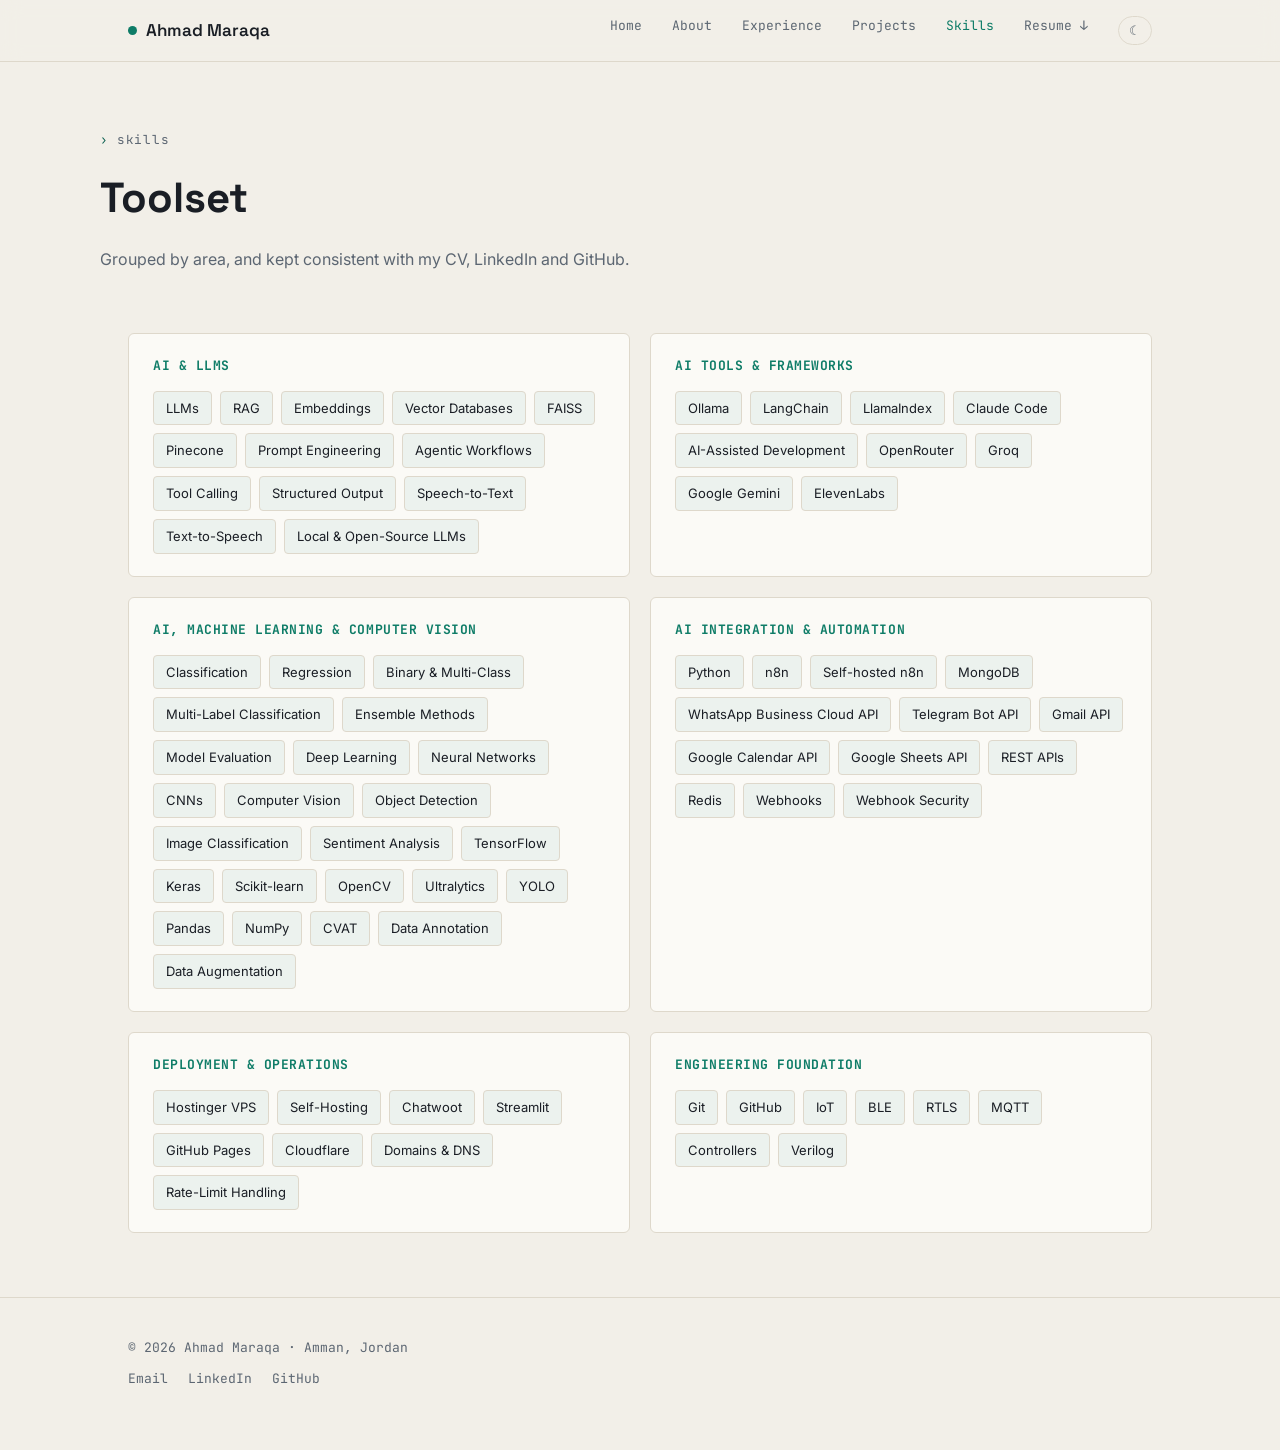
<file: skills.html>
<!DOCTYPE html>
<html lang="en">
<head>
<meta charset="UTF-8">
<meta name="viewport" content="width=device-width, initial-scale=1.0">
<title>Skills — Ahmad Maraqa</title>
<meta name="description" content="Technical skills of Ahmad Maraqa — LLMs, RAG, agents, computer vision, n8n automation, APIs and deployment.">
<script>(function(){try{var t=localStorage.getItem('theme');if(t){document.documentElement.setAttribute('data-theme',t);}}catch(e){}})();</script>
<link rel="preconnect" href="https://fonts.googleapis.com">
<link href="https://fonts.googleapis.com/css2?family=Space+Grotesk:wght@500;600;700&family=Inter:wght@400;500;600&family=JetBrains+Mono:wght@400;500&display=swap" rel="stylesheet">
<link rel="stylesheet" href="css/style.css">
</head>
<body>

<header class="site-nav">
  <div class="nav-inner">
    <a href="index.html" class="nav-brand"><span class="dot"></span> Ahmad Maraqa</a>
    <button class="nav-toggle" aria-label="Toggle menu">☰</button>
    <ul class="nav-links">
      <li><a href="index.html">Home</a></li>
      <li><a href="about.html">About</a></li>
      <li><a href="experience.html">Experience</a></li>
      <li><a href="projects.html">Projects</a></li>
      <li><a href="skills.html" class="active">Skills</a></li>
      <li><a href="assets/Ahmad_Maraqa_Resume.pdf">Resume ↓</a></li>
      <li class="nav-theme"><button class="theme-toggle" type="button" aria-label="Switch between light and dark theme" title="Switch theme">◑</button></li>
    </ul>
  </div>
</header>

<div class="wrap page-head">
  <p class="eyebrow">skills</p>
  <h1>Toolset</h1>
  <p>Grouped by area, and kept consistent with my CV, LinkedIn and GitHub.</p>
</div>

<section style="border-top:none; padding-top:24px;">
  <div class="wrap">
    <div class="skill-grid">

      <div class="skill-card">
        <h3>AI &amp; LLMs</h3>
        <div class="chip-row">
          <span class="chip">LLMs</span><span class="chip">RAG</span><span class="chip">Embeddings</span>
          <span class="chip">Vector Databases</span><span class="chip">FAISS</span><span class="chip">Pinecone</span><span class="chip">Prompt Engineering</span>
          <span class="chip">Agentic Workflows</span><span class="chip">Tool Calling</span><span class="chip">Structured Output</span>
          <span class="chip">Speech-to-Text</span><span class="chip">Text-to-Speech</span><span class="chip">Local &amp; Open-Source LLMs</span>
        </div>
      </div>

      <div class="skill-card">
        <h3>AI Tools &amp; Frameworks</h3>
        <div class="chip-row">
          <span class="chip">Ollama</span><span class="chip">LangChain</span><span class="chip">LlamaIndex</span>
          <span class="chip">Claude Code</span><span class="chip">AI-Assisted Development</span>
          <span class="chip">OpenRouter</span><span class="chip">Groq</span><span class="chip">Google Gemini</span><span class="chip">ElevenLabs</span>
        </div>
      </div>

      <div class="skill-card">
        <h3>AI, Machine Learning &amp; Computer Vision</h3>
        <div class="chip-row">
          <span class="chip">Classification</span><span class="chip">Regression</span><span class="chip">Binary &amp; Multi-Class</span>
          <span class="chip">Multi-Label Classification</span><span class="chip">Ensemble Methods</span><span class="chip">Model Evaluation</span>
          <span class="chip">Deep Learning</span><span class="chip">Neural Networks</span><span class="chip">CNNs</span>
          <span class="chip">Computer Vision</span><span class="chip">Object Detection</span><span class="chip">Image Classification</span>
          <span class="chip">Sentiment Analysis</span>
          <span class="chip">TensorFlow</span><span class="chip">Keras</span><span class="chip">Scikit-learn</span><span class="chip">OpenCV</span>
          <span class="chip">Ultralytics</span><span class="chip">YOLO</span><span class="chip">Pandas</span><span class="chip">NumPy</span>
          <span class="chip">CVAT</span><span class="chip">Data Annotation</span><span class="chip">Data Augmentation</span>
        </div>
      </div>

      <div class="skill-card">
        <h3>AI Integration &amp; Automation</h3>
        <div class="chip-row">
          <span class="chip">Python</span><span class="chip">n8n</span><span class="chip">Self-hosted n8n</span><span class="chip">MongoDB</span>
          <span class="chip">WhatsApp Business Cloud API</span><span class="chip">Telegram Bot API</span><span class="chip">Gmail API</span>
          <span class="chip">Google Calendar API</span><span class="chip">Google Sheets API</span>
          <span class="chip">REST APIs</span><span class="chip">Redis</span><span class="chip">Webhooks</span><span class="chip">Webhook Security</span>
        </div>
      </div>

      <div class="skill-card">
        <h3>Deployment &amp; Operations</h3>
        <div class="chip-row">
          <span class="chip">Hostinger VPS</span><span class="chip">Self-Hosting</span><span class="chip">Chatwoot</span><span class="chip">Streamlit</span>
          <span class="chip">GitHub Pages</span><span class="chip">Cloudflare</span><span class="chip">Domains &amp; DNS</span><span class="chip">Rate-Limit Handling</span>
        </div>
      </div>

      <div class="skill-card">
        <h3>Engineering Foundation</h3>
        <div class="chip-row">
          <span class="chip">Git</span><span class="chip">GitHub</span><span class="chip">IoT</span>
          <span class="chip">BLE</span><span class="chip">RTLS</span><span class="chip">MQTT</span><span class="chip">Controllers</span><span class="chip">Verilog</span>
        </div>
      </div>

    </div>
  </div>
</section>

<footer>
  <div class="wrap">
    <div>© 2026 Ahmad Maraqa · Amman, Jordan</div>
    <div class="foot-links">
      <a href="mailto:ahmadmaraka2002@gmail.com">Email</a>
      <a href="https://www.linkedin.com/in/ahmad-maraqa02" target="_blank" rel="noopener">LinkedIn</a>
      <a href="https://github.com/AhmadMaraqa20" target="_blank" rel="noopener">GitHub</a>
    </div>
  </div>
</footer>

<script src="js/main.js"></script>
</body>
</html>
</file>
<file: css/style.css>
/* =========================================================
   Ahmad Maraqa — AI Engineer Portfolio
   Design tokens
   ========================================================= */
:root {
  --ink:        #10141A;   /* primary dark background */
  --ink-raised: #171C24;   /* card/panel background on dark */
  --paper:      #F3F1EA;   /* warm light background */
  --paper-card: #FFFFFF;
  --line:       #262C36;   /* hairline on dark */
  --line-light: #E4E0D6;   /* hairline on paper */
  --text-hi:    #F4F2EC;   /* high-contrast text on dark */
  --text-lo:    #93A0AE;   /* muted text on dark */
  --text-ink:   #1B1F26;   /* text on paper */
  --text-ink-lo:#5B6472;   /* muted text on paper */
  --signal:     #3ED6B5;   /* teal ping accent */
  --signal-dim: #2A9C86;
  --amber:      #E8A23D;   /* secondary accent */
  --nav-bg:     rgba(16, 20, 26, 0.86);
  --on-signal:  #0B1512;   /* text sitting on a filled accent */
  --hover-tint: rgba(62, 214, 181, 0.04);
  --note-tint:  rgba(62, 214, 181, 0.06);

  --font-display: "Space Grotesk", "Segoe UI", sans-serif;
  --font-body: "Inter", "Segoe UI", sans-serif;
  --font-mono: "JetBrains Mono", "Consolas", monospace;

  --max-w: 1080px;
}

/* ---------- Light theme -----------------------------------
   Warm off-white rather than pure white, and a deeper teal so
   the accent still passes contrast on a light background.
   ---------------------------------------------------------- */
html[data-theme="light"] {
  --ink:        #F2EFE8;
  --ink-raised: #FBFAF6;
  --line:       #DED8CB;
  --text-hi:    #1A1E25;
  --text-lo:    #5C6672;
  --signal:     #0E7C67;
  --signal-dim: #0A5F4F;
  --amber:      #96601A;
  --nav-bg:     rgba(242, 239, 232, 0.88);
  --on-signal:  #FFFFFF;
  --hover-tint: rgba(14, 124, 103, 0.05);
  --note-tint:  rgba(14, 124, 103, 0.06);
  /* the inset card flips dark so it still reads as a distinct block */
  --paper:      #1A1F27;
  --paper-card: #232A33;
  --text-ink:   #F4F2EC;
  --text-ink-lo:#A9B3C0;
}
@media (prefers-color-scheme: light) {
  html:not([data-theme]) {
    --ink:        #F2EFE8;
    --ink-raised: #FBFAF6;
    --line:       #DED8CB;
    --text-hi:    #1A1E25;
    --text-lo:    #5C6672;
    --signal:     #0E7C67;
    --signal-dim: #0A5F4F;
    --amber:      #96601A;
    --nav-bg:     rgba(242, 239, 232, 0.88);
    --on-signal:  #FFFFFF;
    --hover-tint: rgba(14, 124, 103, 0.05);
    --note-tint:  rgba(14, 124, 103, 0.06);
    --paper:      #1A1F27;
    --paper-card: #232A33;
    --text-ink:   #F4F2EC;
    --text-ink-lo:#A9B3C0;
  }
}

* { box-sizing: border-box; }
html { scroll-behavior: smooth; }

body {
  margin: 0;
  background: var(--ink);
  color: var(--text-hi);
  font-family: var(--font-body);
  line-height: 1.6;
  -webkit-font-smoothing: antialiased;
}

a { color: inherit; }
img { max-width: 100%; display: block; }

.wrap {
  max-width: var(--max-w);
  margin: 0 auto;
  padding: 0 28px;
}

/* ---------- Eyebrow / mono labels ---------- */
.eyebrow {
  font-family: var(--font-mono);
  font-size: 12.5px;
  letter-spacing: 0.06em;
  color: var(--signal);
  text-transform: none;
  display: inline-flex;
  align-items: center;
  gap: 8px;
  margin: 0 0 14px;
}
.eyebrow::before { content: "›"; color: var(--signal-dim); }

/* ---------- Nav ---------- */
header.site-nav {
  position: sticky;
  top: 0;
  z-index: 50;
  background: var(--nav-bg);
  backdrop-filter: blur(10px);
  border-bottom: 1px solid var(--line);
}
.nav-inner {
  max-width: var(--max-w);
  margin: 0 auto;
  padding: 16px 28px;
  display: flex;
  align-items: center;
  justify-content: space-between;
}
.nav-brand {
  font-family: var(--font-display);
  font-weight: 600;
  font-size: 17px;
  color: var(--text-hi);
  text-decoration: none;
  display: flex;
  align-items: center;
  gap: 9px;
}
.nav-brand .dot {
  width: 9px; height: 9px; border-radius: 50%;
  background: var(--signal);
  box-shadow: 0 0 0 0 rgba(62,214,181,0.6);
  animation: pulse-dot 2.4s ease-out infinite;
}
@keyframes pulse-dot {
  0%   { box-shadow: 0 0 0 0 rgba(62,214,181,0.55); }
  70%  { box-shadow: 0 0 0 9px rgba(62,214,181,0); }
  100% { box-shadow: 0 0 0 0 rgba(62,214,181,0); }
}
.nav-links {
  display: flex;
  gap: 30px;
  list-style: none;
  margin: 0; padding: 0;
  font-family: var(--font-mono);
  font-size: 13px;
}
.nav-links a {
  text-decoration: none;
  color: var(--text-lo);
  transition: color .15s ease;
}
.nav-links a:hover, .nav-links a.active { color: var(--signal); }
.nav-toggle { display: none; background: none; border: none; color: var(--text-hi); font-size: 22px; cursor: pointer; }

@media (max-width: 720px) {
  .nav-links {
    position: absolute; top: 100%; left: 0; right: 0;
    background: var(--ink); border-bottom: 1px solid var(--line);
    flex-direction: column; padding: 18px 28px; gap: 16px;
    display: none;
  }
  .nav-links.open { display: flex; }
  .nav-toggle { display: block; }
}

/* ---------- Hero / signal rings ---------- */
.hero {
  position: relative;
  padding: 96px 0 72px;
  overflow: hidden;
}
.signal-rings {
  position: absolute;
  right: -120px; top: 50%;
  transform: translateY(-50%);
  width: 460px; height: 460px;
  pointer-events: none;
}
.signal-rings span {
  position: absolute; inset: 0;
  border: 1px solid var(--signal-dim);
  border-radius: 50%;
  opacity: 0;
  animation: ring-out 4.5s ease-out infinite;
}
.signal-rings span:nth-child(2) { animation-delay: 1.1s; }
.signal-rings span:nth-child(3) { animation-delay: 2.2s; }
.signal-rings span:nth-child(4) { animation-delay: 3.3s; }
@keyframes ring-out {
  0%   { transform: scale(0.15); opacity: 0.9; }
  75%  { opacity: 0.08; }
  100% { transform: scale(1); opacity: 0; }
}
@media (prefers-reduced-motion: reduce) {
  .signal-rings span, .nav-brand .dot { animation: none; }
}

.hero h1 {
  font-family: var(--font-display);
  font-size: clamp(36px, 6vw, 58px);
  line-height: 1.05;
  margin: 0 0 18px;
  max-width: 15ch;
}
.hero h1 .accent { color: var(--signal); }
.hero p.lede {
  max-width: 56ch;
  color: var(--text-lo);
  font-size: 18px;
  margin: 0 0 30px;
}
.hero-links { display: flex; flex-wrap: wrap; gap: 14px; }

.btn {
  display: inline-flex; align-items: center; gap: 8px;
  padding: 11px 20px;
  border-radius: 3px;
  font-family: var(--font-mono);
  font-size: 13.5px;
  text-decoration: none;
  border: 1px solid var(--line);
  color: var(--text-hi);
  transition: border-color .15s ease, color .15s ease, background .15s ease;
}
.btn:hover { border-color: var(--signal); color: var(--signal); }
.btn.primary {
  background: var(--signal);
  color: var(--on-signal);
  border-color: var(--signal);
  font-weight: 600;
}
.btn.primary:hover { background: var(--signal-dim); border-color: var(--signal-dim); color: var(--on-signal); }

/* ---------- Sections on dark ---------- */
section { padding: 64px 0; border-top: 1px solid var(--line); }
section h2 {
  font-family: var(--font-display);
  font-size: 28px;
  margin: 0 0 28px;
}

/* ---------- Stat strip ---------- */
.stat-strip {
  display: grid;
  grid-template-columns: repeat(3, 1fr);
  gap: 24px;
  margin-top: 8px;
}
.stat { border-left: 2px solid var(--signal-dim); padding-left: 16px; }
.stat .num { font-family: var(--font-display); font-size: 30px; color: var(--text-hi); }
.stat .label { font-family: var(--font-mono); font-size: 12.5px; color: var(--text-lo); }
@media (max-width: 640px) { .stat-strip { grid-template-columns: 1fr; gap: 18px; } }

/* ---------- Cards (paper, on dark bg) ---------- */
.card {
  background: var(--ink-raised);
  border: 1px solid var(--line);
  border-radius: 6px;
  padding: 26px;
}

/* ---------- Timeline (experience) ---------- */
.timeline { position: relative; padding-left: 26px; }
.timeline::before {
  content: ""; position: absolute; left: 5px; top: 6px; bottom: 6px;
  width: 1px; background: var(--line);
}
.tl-item { position: relative; padding-bottom: 44px; }
.tl-item:last-child { padding-bottom: 0; }
.tl-item::before {
  content: ""; position: absolute; left: -26px; top: 5px;
  width: 9px; height: 9px; border-radius: 50%;
  background: var(--ink); border: 2px solid var(--signal);
}
.tl-role { font-family: var(--font-display); font-size: 20px; margin: 0 0 4px; }
.tl-meta { font-family: var(--font-mono); font-size: 12.5px; color: var(--signal); margin: 0 0 14px; }
.tl-item ul { margin: 0; padding-left: 18px; color: var(--text-lo); }
.tl-item li { margin-bottom: 6px; }

/* ---------- Project categories & cards ---------- */
.cat-nav {
  display: flex; flex-wrap: wrap; gap: 10px;
  margin-bottom: 34px;
}
.cat-btn {
  font-family: var(--font-mono); font-size: 12.5px;
  padding: 8px 14px; border-radius: 20px;
  border: 1px solid var(--line); background: transparent; color: var(--text-lo);
  cursor: pointer; transition: all .15s ease;
}
.cat-btn:hover { color: var(--text-hi); border-color: var(--text-lo); }
.cat-btn.active { color: var(--on-signal); background: var(--signal); border-color: var(--signal); }

.cat-group { margin-bottom: 48px; }
.cat-group h3 {
  font-family: var(--font-mono); font-size: 13px; letter-spacing: .04em;
  color: var(--text-lo); text-transform: uppercase; margin: 0 0 16px;
}

.proj-card {
  background: var(--ink-raised);
  border: 1px solid var(--line);
  border-radius: 6px;
  margin-bottom: 14px;
  overflow: hidden;
}
.proj-head {
  display: flex; align-items: center; justify-content: space-between;
  gap: 16px; padding: 20px 24px; cursor: pointer;
}
.proj-head:hover { background: var(--hover-tint); }
.proj-title { display: flex; flex-direction: column; gap: 6px; }
.proj-title h4 { margin: 0; font-family: var(--font-display); font-size: 18px; font-weight: 600; }
.proj-tags { display: flex; flex-wrap: wrap; gap: 8px; }
.tag {
  font-family: var(--font-mono); font-size: 11px; color: var(--text-lo);
  border: 1px solid var(--line); padding: 3px 9px; border-radius: 20px;
}
.status {
  font-family: var(--font-mono); font-size: 11px;
  padding: 3px 10px; border-radius: 20px;
  white-space: nowrap;
}
.status.shipped { color: var(--signal); border: 1px solid var(--signal-dim); }
.status.production { color: var(--amber); border: 1px solid var(--amber); }
.status.prototype { color: var(--text-lo); border: 1px solid var(--line); }

.proj-toggle { color: var(--text-lo); font-size: 20px; transition: transform .2s ease; flex-shrink: 0; }
.proj-card.open .proj-toggle { transform: rotate(45deg); color: var(--signal); }

.proj-body {
  max-height: 0; overflow: hidden;
  transition: max-height .3s ease;
  border-top: 1px solid transparent;
}
.proj-card.open .proj-body { border-top: 1px solid var(--line); }
.proj-body-inner { padding: 22px 24px 26px; color: var(--text-lo); }
.proj-body-inner .media-slot {
  border: 1px dashed var(--line);
  border-radius: 6px;
  padding: 28px;
  text-align: center;
  font-family: var(--font-mono);
  font-size: 12px;
  color: var(--text-lo);
  margin-bottom: 18px;
}
/* real screenshots / videos — drop files in assets/media/ */
.proj-media {
  margin-bottom: 18px;
}
.proj-media img,
.proj-media video {
  display: block;
  width: 100%;
  height: auto;
  border: 1px solid var(--line);
  border-radius: 6px;
  background: #000;
}
.proj-media figcaption {
  font-family: var(--font-mono);
  font-size: 11.5px;
  color: var(--text-lo);
  margin-top: 8px;
}
.proj-media-grid {
  display: grid;
  grid-template-columns: repeat(auto-fit, minmax(260px, 1fr));
  gap: 16px;
  margin-bottom: 22px;
}
.proj-media-grid .proj-media { margin-bottom: 0; }
.proj-media img { cursor: zoom-in; }
.proj-links {
  display: flex;
  flex-wrap: wrap;
  gap: 10px;
  margin-bottom: 18px;
}
.proj-links a {
  font-family: var(--font-mono);
  font-size: 12px;
  padding: 7px 13px;
  border: 1px solid var(--line);
  border-radius: 999px;
  color: var(--text-hi);
  text-decoration: none;
  transition: border-color .15s, color .15s;
}
.proj-links a:hover { border-color: var(--accent); color: var(--accent); }
.proj-note {
  font-family: var(--font-mono);
  font-size: 12px;
  color: var(--text-lo);
  border-left: 2px solid var(--line);
  padding-left: 12px;
  margin: 0 0 18px;
}
.status-pair { display: inline-flex; flex-wrap: wrap; gap: 6px; }

/* standing principle panel on the projects page */
.principle {
  margin: 0 0 38px;
  padding: 2px 0 2px 18px;
  border-left: 2px solid var(--line);
}
.principle .eyebrow { margin-bottom: 8px; }
.principle p:not(.eyebrow) {
  color: var(--text-lo);
  margin: 0 0 8px;
  max-width: 76ch;
  font-size: 14.5px;
}
.principle p:last-child { margin-bottom: 0; }
.principle b { color: var(--text-hi); }

.section-lede {
  color: var(--text-lo);
  max-width: 62ch;
  margin: -18px 0 28px;
  font-size: 15px;
}

/* "more coming" note at the end of the project list */
.wip {
  margin-top: 40px;
  padding: 22px 24px;
  border: 1px dashed var(--line);
  border-radius: 8px;
  background: var(--note-tint);
}
.wip .eyebrow { margin-bottom: 8px; }
.wip p:last-child { margin: 0; color: var(--text-lo); font-size: 15px; }
.legend {
  display: grid;
  grid-template-columns: repeat(auto-fit, minmax(240px, 1fr));
  gap: 10px 20px;
  margin: -4px 0 38px;
  padding: 16px 18px;
  border: 1px solid var(--line);
  border-radius: 8px;
  font-size: 13px;
  color: var(--text-lo);
}
.legend span { display: flex; align-items: center; gap: 9px; }
.legend .status { cursor: default; }
.contact-band { text-align: center; }
.contact-band h2 { margin-bottom: 8px; }
.contact-band p { color: var(--text-lo); margin: 0 auto 22px; max-width: 46ch; }
.contact-band .hero-links { justify-content: center; }
.cat-note {
  color: var(--text-lo);
  margin-top: -6px;
  margin-bottom: 20px;
  font-size: 14.5px;
}
/* lightbox */
.lightbox {
  position: fixed; inset: 0; z-index: 200;
  background: rgba(0,0,0,.9);
  display: flex; align-items: center; justify-content: center;
  padding: 24px; cursor: zoom-out;
}
.lightbox img { max-width: 100%; max-height: 100%; border-radius: 6px; }
.proj-body-inner h5 {
  font-family: var(--font-mono); font-size: 12px; text-transform: uppercase;
  letter-spacing: .04em; color: var(--text-hi); margin: 16px 0 6px;
}
.proj-body-inner h5:first-of-type { margin-top: 0; }
.proj-body-inner p { margin: 0 0 4px; }

/* ---------- Skills grid ---------- */
.skill-grid {
  display: grid;
  grid-template-columns: repeat(2, 1fr);
  gap: 20px;
}
@media (max-width: 720px) { .skill-grid { grid-template-columns: 1fr; } }
.skill-card {
  background: var(--ink-raised); border: 1px solid var(--line);
  border-radius: 6px; padding: 22px 24px;
}
.skill-card h3 {
  font-family: var(--font-mono); font-size: 13px; color: var(--signal);
  text-transform: uppercase; letter-spacing: .04em; margin: 0 0 14px;
}
.chip-row { display: flex; flex-wrap: wrap; gap: 8px; }
.chip {
  font-size: 13px; padding: 6px 12px; border-radius: 4px;
  background: var(--note-tint); border: 1px solid var(--line); color: var(--text-hi);
}

/* ---------- About page bio on paper card ---------- */
.bio-card {
  background: var(--paper); color: var(--text-ink);
  border-radius: 8px; padding: 40px;
}
.bio-card p { color: var(--text-ink-lo); }
.bio-card h2 { color: var(--text-ink); }

/* ---------- Footer ---------- */
footer {
  border-top: 1px solid var(--line);
  padding: 40px 0 60px;
  font-family: var(--font-mono);
  font-size: 13px;
  color: var(--text-lo);
}
footer .foot-links { display: flex; gap: 20px; flex-wrap: wrap; margin-top: 10px; }
footer a { text-decoration: none; }
footer a:hover { color: var(--signal); }

/* ---------- Page header (non-home pages) ---------- */
.page-head { padding: 64px 0 20px; }
.page-head h1 {
  font-family: var(--font-display);
  font-size: clamp(30px, 5vw, 42px);
  margin: 0 0 12px;
}
.page-head p { color: var(--text-lo); max-width: 60ch; }


/* ---------- Theme toggle ---------- */
.theme-toggle {
  background: none;
  border: 1px solid var(--line);
  border-radius: 999px;
  color: var(--text-lo);
  cursor: pointer;
  font-family: var(--font-mono);
  font-size: 13px;
  line-height: 1;
  padding: 7px 10px;
  transition: color .15s, border-color .15s;
}
.theme-toggle:hover { color: var(--signal); border-color: var(--signal); }
.nav-links li.nav-theme { display: flex; align-items: center; }
</file>
